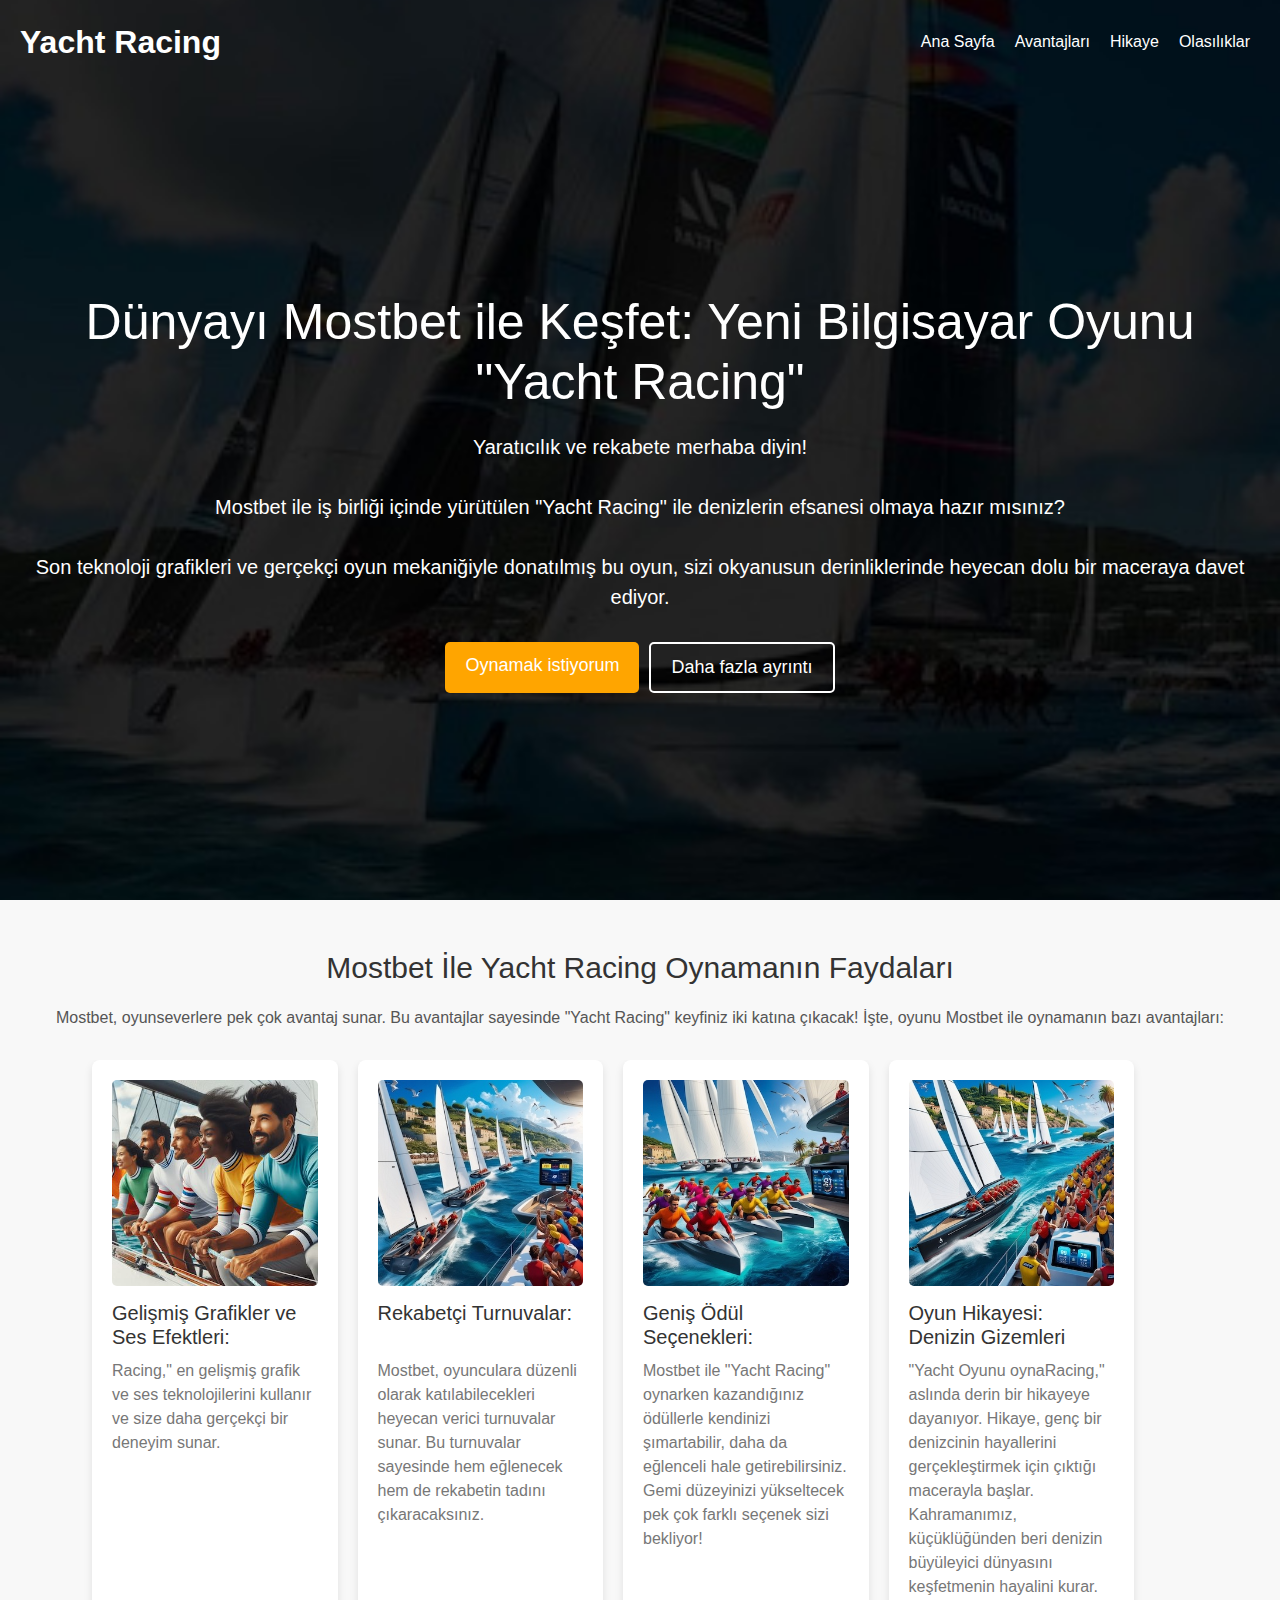
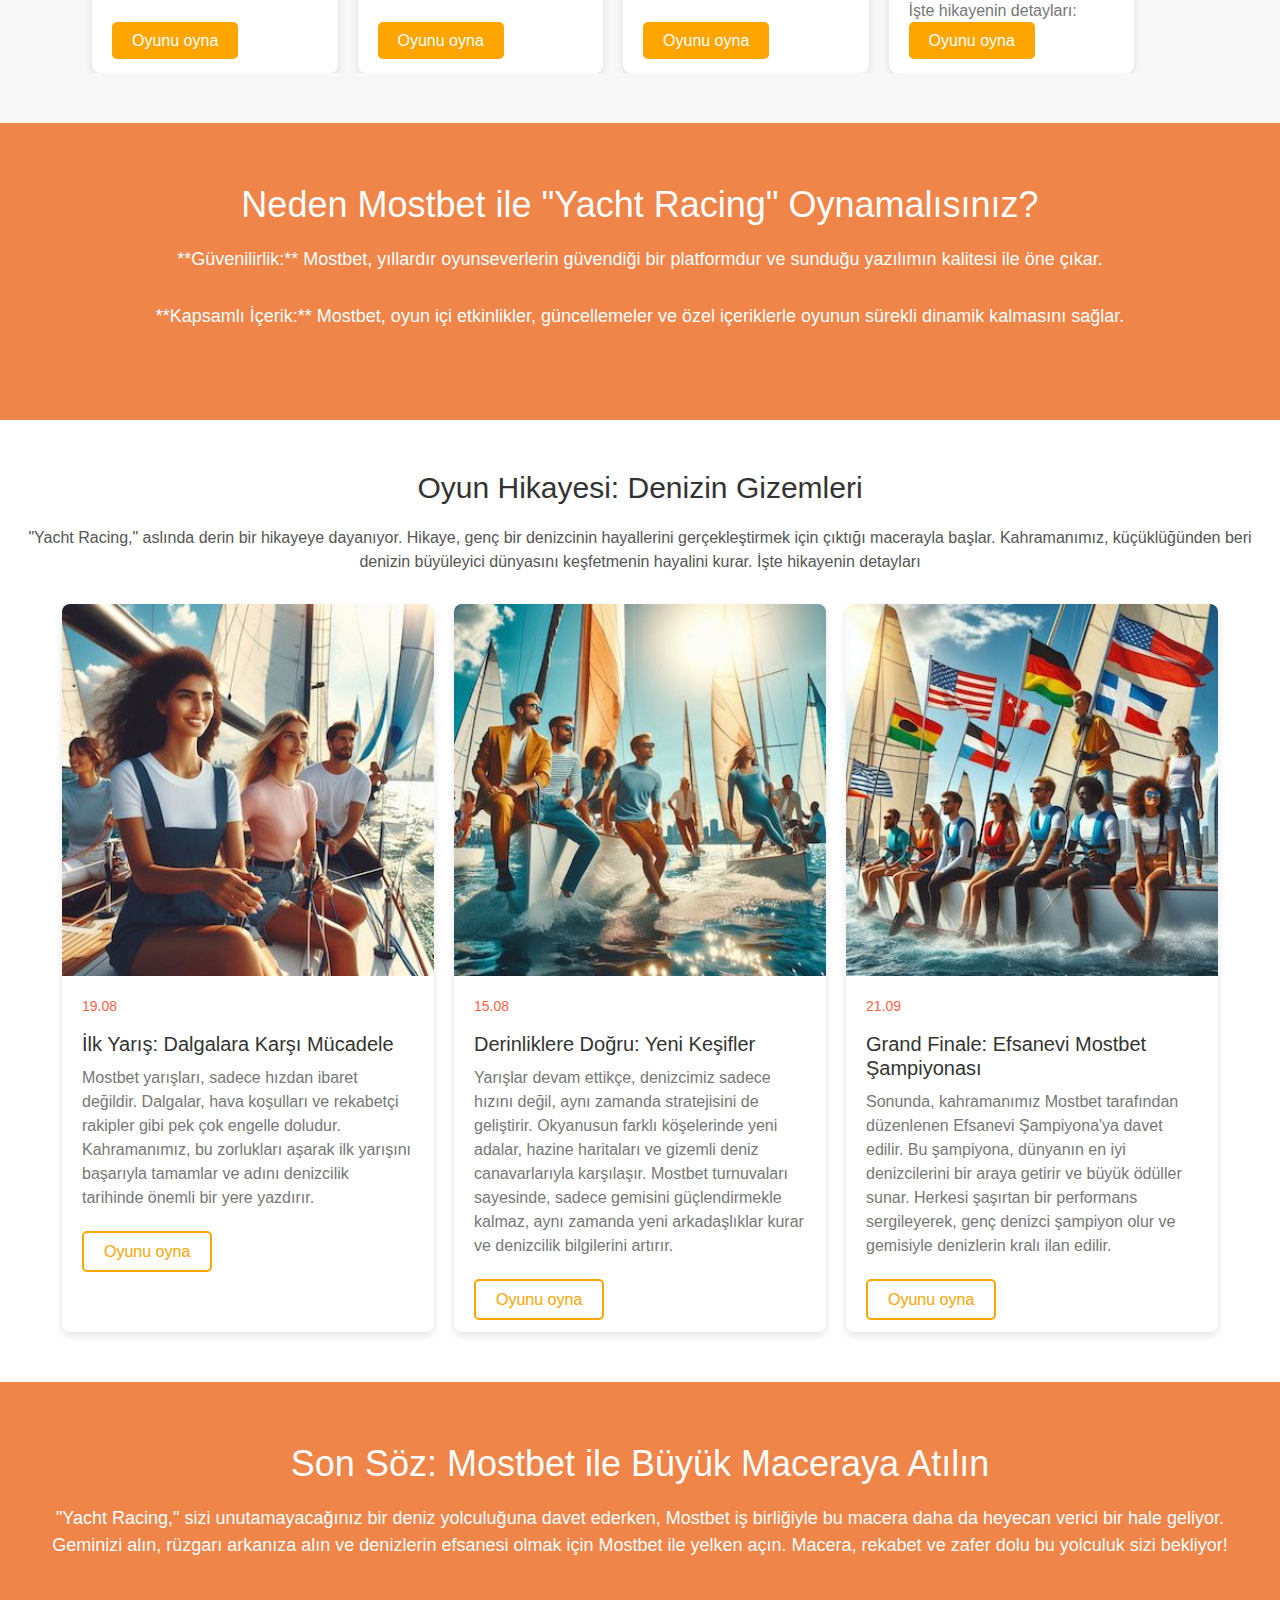
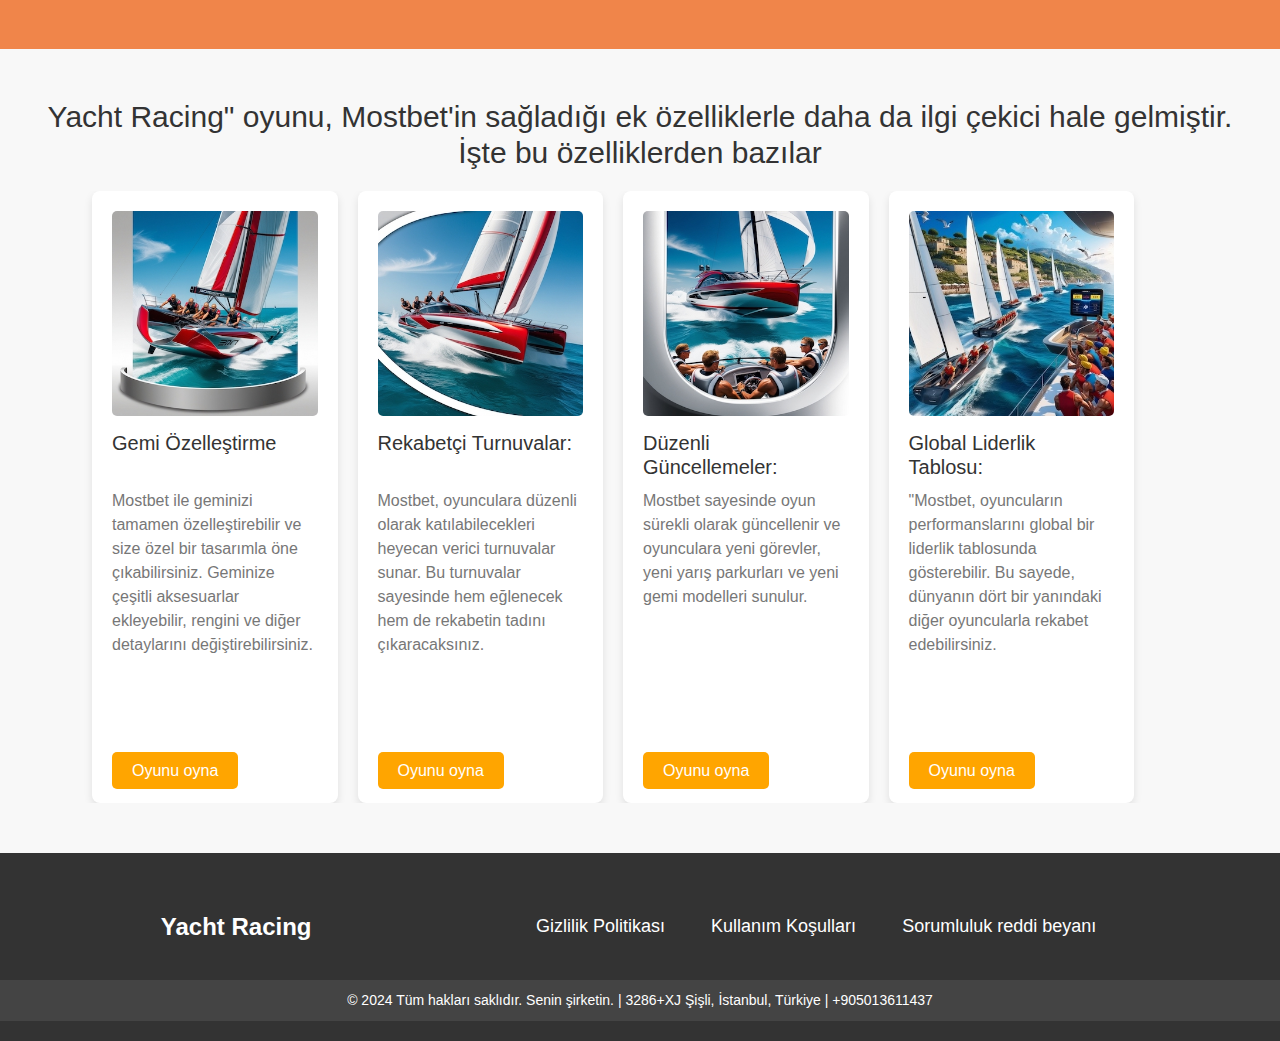
<file: index.html>
<!DOCTYPE html>
<html lang="tr">
<head>
    <meta charset="UTF-8">
    <meta name="viewport" content="width=device-width, initial-scale=1.0">
    <meta name="description"
          content="Mostbet ile keşfedin! Yacht Racing oyunu, gerçekçi grafikler ve heyecan verici yarışlar sunar. Turnuvalara katılın, geminizi özelleştirin ve denizlerdeki hakimiyetinizi ilan edin. Mostbet sponsorluğunda büyük ödüller sizi bekliyor! Maceraya atılmak için hemen indirin.">
    <title>Mostbet İle "Yacht Racing" Oyunu: Denizlerin Efsanesi Ol! </title>
    <link rel="apple-touch-icon" sizes="180x180" href="favicon/apple-touch-icon.png">
    <link rel="icon" type="image/png" sizes="32x32" href="favicon/favicon-32x32.png">
    <link rel="icon" type="image/png" sizes="16x16" href="favicon/favicon-16x16.png">
    <link rel="manifest" href="favicon/site.webmanifest">
    <meta name="msapplication-TileColor" content="#da532c">
    <meta name="theme-color" content="#ffffff">
    <link rel="stylesheet" href="css/bootstrap.min.css">
    <link rel="stylesheet" href="css/style.css">
</head>
<body>

<header class="landww-header">
    <nav class="landww-nav navbar navbar-expand-lg justify-content-between">
        <a href="index.html" class="landww-logo">
            <h1>Yacht Racing</h1>
        </a>
        <button class="navbar-toggler" type="button" data-toggle="collapse" data-target="#navbarSupportedContent"
                aria-controls="navbarSupportedContent" aria-expanded="false" aria-label="Toggle navigation">
            <span class="toggler-icon"></span>
            <span class="toggler-icon"></span>
            <span class="toggler-icon"></span>
        </button>

        <div class="collapse navbar-collapse sub-menu-bar" id="navbarSupportedContent">
            <ul id="nav" class="navbar-nav align-items-center nav-list menuSnowboardXY">
                <li><a href="index.html">Ana Sayfa</a></li>
                <li><a href="#1">Avantajları</a></li>
                <li><a href="#2">Hikaye</a></li>
                <li><a href="#3">Olasılıklar</a></li>
            </ul>
        </div>
    </nav>
    <div class="landww-hero">
        <h1>Dünyayı Mostbet ile Keşfet: Yeni Bilgisayar Oyunu "Yacht Racing"</h1>
        <p>Yaratıcılık ve rekabete merhaba diyin!</p>
        <p>Mostbet ile iş birliği içinde yürütülen "Yacht Racing" ile denizlerin efsanesi olmaya hazır mısınız?</p>
        <p>Son teknoloji grafikleri ve gerçekçi oyun mekaniğiyle donatılmış bu oyun, sizi okyanusun derinliklerinde
            heyecan dolu bir maceraya davet ediyor. </p>
        <div class="landww-hero-buttons">
            <a href="#" class="landww-btn-orange">Oynamak istiyorum</a>
            <a href="#"  class="landww-btn-outline">Daha fazla ayrıntı</a>
        </div>
    </div>
</header>

<section class="programs" id="1">
    <h2>Mostbet İle Yacht Racing Oynamanın Faydaları</h2>
    <p>Mostbet, oyunseverlere pek çok avantaj sunar. Bu avantajlar sayesinde "Yacht Racing" keyfiniz iki katına çıkacak!
        İşte, oyunu Mostbet ile oynamanın bazı avantajları:</p>
    <div class="carousel">
        <div class="carousel-track-container">
            <ul class="carousel-track">
                <li class="carousel-slide">
                    <img src="img/8.jpeg" alt="Program 1">
                    <h3>Gelişmiş Grafikler ve Ses Efektleri:</h3>
                    <p>Racing," en gelişmiş grafik ve ses teknolojilerini kullanır ve size daha gerçekçi bir deneyim
                        sunar.</p>
                    <a href="#">Oyunu oyna</a>
                </li>
                <li class="carousel-slide">
                    <img src="img/9.jpg" alt="Program 2">
                    <h3>Rekabetçi Turnuvalar:</h3>
                    <p>Mostbet, oyunculara düzenli olarak katılabilecekleri heyecan verici turnuvalar sunar. Bu
                        turnuvalar sayesinde hem eğlenecek hem de rekabetin tadını çıkaracaksınız.</p>
                    <a href="#">Oyunu oyna</a>
                </li>
                <li class="carousel-slide">
                    <img src="img/10.jpg" alt="Program 3">
                    <h3>Geniş Ödül Seçenekleri:</h3>
                    <p>Mostbet ile "Yacht Racing" oynarken kazandığınız ödüllerle kendinizi şımartabilir, daha da
                        eğlenceli hale getirebilirsiniz. Gemi düzeyinizi yükseltecek pek çok farklı seçenek sizi
                        bekliyor!</p>
                    <a href="#">Oyunu oyna</a>
                </li>
                <li class="carousel-slide">
                    <img src="img/11.jpg" alt="Program 4">
                    <h3>Oyun Hikayesi: Denizin Gizemleri</h3>
                    <p>"Yacht Oyunu oynaRacing," aslında derin bir hikayeye dayanıyor. Hikaye, genç bir denizcinin
                        hayallerini gerçekleştirmek için çıktığı macerayla başlar. Kahramanımız, küçüklüğünden beri
                        denizin büyüleyici dünyasını keşfetmenin hayalini kurar. İşte hikayenin detayları:</p>
                    <a href="#">Oyunu oyna</a>
                </li>
            </ul>
        </div>
    </div>
</section>

<section class="landww-donation">
    <h2>Neden Mostbet ile "Yacht Racing" Oynamalısınız?</h2>
    <p> **Güvenilirlik:** Mostbet, yıllardır oyunseverlerin güvendiği bir platformdur ve sunduğu yazılımın kalitesi ile
        öne çıkar.</p>
    <p> **Kapsamlı İçerik:** Mostbet, oyun içi etkinlikler, güncellemeler ve özel içeriklerle oyunun sürekli dinamik
        kalmasını sağlar.
    </p>

</section>


<section class="landww-news" id="2">
    <h2>Oyun Hikayesi: Denizin Gizemleri</h2>
    <p>"Yacht Racing," aslında derin bir hikayeye dayanıyor. Hikaye, genç bir denizcinin hayallerini gerçekleştirmek
        için çıktığı macerayla başlar. Kahramanımız, küçüklüğünden beri denizin büyüleyici dünyasını keşfetmenin
        hayalini kurar. İşte hikayenin detayları</p>
    <div class="landww-news-container">
        <div class="landww-news-item">
            <img src="img/2.jpeg" alt="Новость 1">
            <div class="landww-news-content">
                <date>19.08</date>
                <h3>İlk Yarış: Dalgalara Karşı Mücadele</h3>
                <p>Mostbet yarışları, sadece hızdan ibaret değildir. Dalgalar, hava koşulları ve rekabetçi rakipler gibi
                    pek çok engelle doludur. Kahramanımız, bu zorlukları aşarak ilk yarışını başarıyla tamamlar ve adını
                    denizcilik tarihinde önemli bir yere yazdırır.</p>
                <a href="#">Oyunu oyna</a>
            </div>
        </div>
        <div class="landww-news-item">
            <img src="img/3.jpeg" alt="Новость 2">
            <div class="landww-news-content">
                <date>15.08</date>
                <h3>Derinliklere Doğru: Yeni Keşifler</h3>
                <p>Yarışlar devam ettikçe, denizcimiz sadece hızını değil, aynı zamanda stratejisini de geliştirir.
                    Okyanusun farklı köşelerinde yeni adalar, hazine haritaları ve gizemli deniz canavarlarıyla
                    karşılaşır. Mostbet turnuvaları sayesinde, sadece gemisini güçlendirmekle kalmaz, aynı zamanda yeni
                    arkadaşlıklar kurar ve denizcilik bilgilerini artırır.</p>
                <a href="#">Oyunu oyna</a>
            </div>
        </div>
        <div class="landww-news-item">
            <img src="img/4.jpeg" alt="Новость 3">
            <div class="landww-news-content">
                <date>21.09</date>
                <h3>Grand Finale: Efsanevi Mostbet Şampiyonası</h3>
                <p>Sonunda, kahramanımız Mostbet tarafından düzenlenen Efsanevi Şampiyona'ya davet edilir. Bu şampiyona,
                    dünyanın en iyi denizcilerini bir araya getirir ve büyük ödüller sunar. Herkesi şaşırtan bir
                    performans sergileyerek, genç denizci şampiyon olur ve gemisiyle denizlerin kralı ilan edilir.</p>
                <a href="#">Oyunu oyna</a>
            </div>
        </div>
    </div>
</section>


<section class="landww-donation">
    <h2>Son Söz: Mostbet ile Büyük Maceraya Atılın</h2>
    <p> "Yacht Racing," sizi unutamayacağınız bir deniz yolculuğuna davet ederken, Mostbet iş birliğiyle bu macera daha
        da heyecan verici bir hale geliyor. Geminizi alın, rüzgarı arkanıza alın ve denizlerin efsanesi olmak için
        Mostbet ile yelken açın. Macera, rekabet ve zafer dolu bu yolculuk sizi bekliyor!
    </p>

</section>


<section class="programs" id="3">
    <h2>Yacht Racing" oyunu, Mostbet'in sağladığı ek özelliklerle daha da ilgi çekici hale gelmiştir. İşte bu
        özelliklerden bazılar</h2>

    <div class="carousel">
        <div class="carousel-track-container">
            <ul class="carousel-track">
                <li class="carousel-slide">
                    <img src="img/5.jpg" alt="Program 1">
                    <h3>Gemi Özelleştirme</h3>
                    <p>Mostbet ile geminizi tamamen özelleştirebilir ve size özel bir tasarımla öne çıkabilirsiniz.
                        Geminize çeşitli aksesuarlar ekleyebilir, rengini ve diğer detaylarını değiştirebilirsiniz.
                    </p>
                    <a href="#">Oyunu oyna</a>
                </li>
                <li class="carousel-slide">
                    <img src="img/6.jpg" alt="Program 2">
                    <h3>Rekabetçi Turnuvalar:</h3>
                    <p>Mostbet, oyunculara düzenli olarak katılabilecekleri heyecan verici turnuvalar sunar. Bu
                        turnuvalar sayesinde hem eğlenecek hem de rekabetin tadını çıkaracaksınız.</p>
                    <a href="#">Oyunu oyna</a>
                </li>
                <li class="carousel-slide">
                    <img src="img/7.jpg" alt="Program 3">
                    <h3>Düzenli Güncellemeler:</h3>
                    <p>Mostbet sayesinde oyun sürekli olarak güncellenir ve oyunculara yeni görevler, yeni yarış
                        parkurları ve yeni gemi modelleri sunulur.</p>
                    <a href="#">Oyunu oyna</a>
                </li>
                <li class="carousel-slide">
                    <img src="img/9.jpg" alt="Program 4">
                    <h3>Global Liderlik Tablosu:</h3>
                    <p>"Mostbet, oyuncuların performanslarını global bir liderlik tablosunda gösterebilir. Bu sayede,
                        dünyanın dört bir yanındaki diğer oyuncularla rekabet edebilirsiniz.</p>
                    <a href="#">Oyunu oyna</a>
                </li>
            </ul>
        </div>
    </div>
</section>

<footer class="landww-footer">
    <div class="landww-footer-content">
        <div class="landww-footer-logo">
            Yacht Racing
        </div>
        <ul class="landww-footer-nav">
            <li><a href="policy.html" class="text-white m-2">Gizlilik Politikası</a></li>
            <li><a href="terms.html" class="text-white m-2">Kullanım Koşulları</a></li>
            <li><a href="disclaimer.html" class="text-white m-2">Sorumluluk reddi beyanı</a></li>
        </ul>
        
    </div>
    <div class="landww-footer-bottom">
        <p>© 2024 Tüm hakları saklıdır. Senin şirketin. | 3286+XJ Şişli, İstanbul, Türkiye | +905013611437</p>
    </div>
</footer>
</body>
<script src="js/jquery-1.12.4.min.js"></script>
<script src="js/bootstrap.min.js"></script>
<script src="js/main.js"></script>
<script type="application/ld+json">
    {
        "@context": "https://schema.org",
        "@type": "Organization",
        "name": "Mostbet İle Yacht Racing Oyunu: Denizlerin Efsanesi Ol!",
        "url": "",
        "logo": "/favicon/favicon.ico"
    }
</script>
<script type="application/ld+json">
    {
        "@context": "https://schema.org",
        "@type": "WPHeader",
        "headline": "Bicycle Racing pin-up",
        "description": "Mostbet ile keşfedin! Yacht Racing oyunu, gerçekçi grafikler ve heyecan verici yarışlar sunar. Turnuvalara katılın, geminizi özelleştirin ve denizlerdeki hakimiyetinizi ilan edin. Mostbet sponsorluğunda büyük ödüller sizi bekliyor! Maceraya atılmak için hemen indirin.",
        "publisher": {
            "@type": "Organization",
            "name": "Mostbet İle Yacht Racing Oyunu: Denizlerin Efsanesi Ol!",
            "logo": {
                "@type": "ImageObject",
                "url": "/favicon/favicon.ico"
            }
        }
    }
</script>
<script type="application/ld+json">
    {
        "@context": "https://schema.org",
        "@type": "WebPage",
        "name": "Mostbet İle Yacht Racing Oyunu: Denizlerin Efsanesi Ol!",
        "description": "Mostbet ile keşfedin! Yacht Racing oyunu, gerçekçi grafikler ve heyecan verici yarışlar sunar. Turnuvalara katılın, geminizi özelleştirin ve denizlerdeki hakimiyetinizi ilan edin. Mostbet sponsorluğunda büyük ödüller sizi bekliyor! Maceraya atılmak için hemen indirin.",
        "publisher": {
            "@type": "Organization",
            "name": "Mostbet İle Yacht Racing Oyunu: Denizlerin Efsanesi Ol!"
        },
        "license": "A license document that applies to this content, typically indicated by URL"
    }
</script>
<script type="application/ld+json">
    {
        "@context": "https://schema.org",
        "@type": "SiteNavigationElement",
        "name": "Main Navigation",
        "url": "",
        "hasPart": [
            {
                "@type": "WebPage",
                "name": "Home",
                "url": ""
            },
            {
                "@type": "WebPage",
                "name": "Policy",
                "url": "/policy.html"
            },
            {
                "@type": "WebPage",
                "name": "Terms of Conditions",
                "url": "/terms.html"
            },
            {
                "@type": "WebPage",
                "name": "Disclaimer",
                "url": "/disclaimer.html"
            },
            {
                "@type": "WebPage",
                "name": "404",
                "url": "/404.html"
            },
            {
                "@type": "WebPage",
                "name": "review",
                "url": "/review.html"
            }
        ]
    }
</script>
</html>
</file>
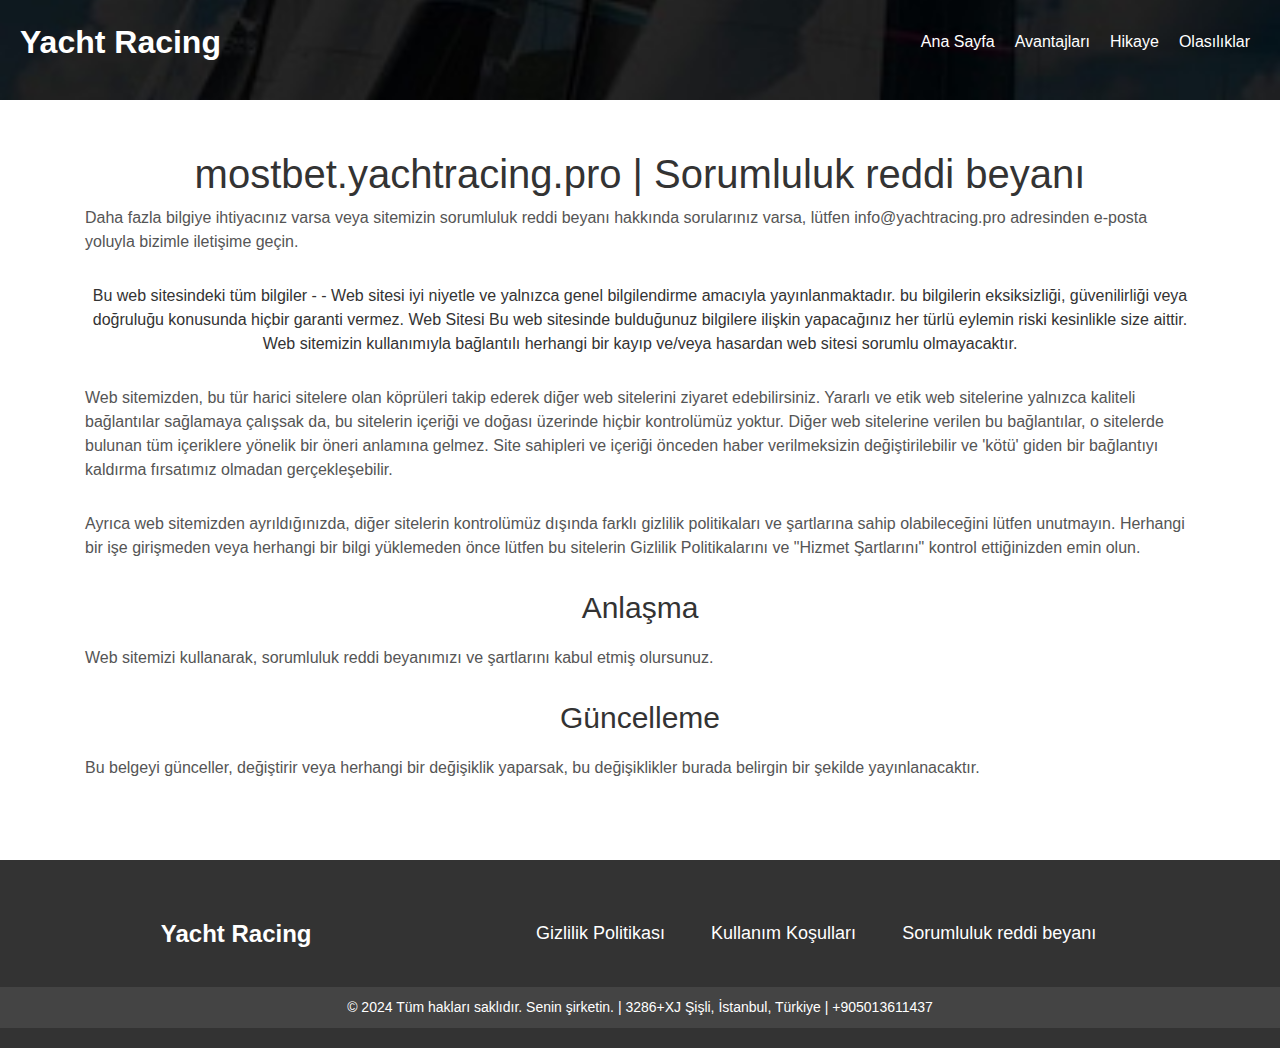
<file: disclaimer.html>
<!DOCTYPE html>
<html lang="tr">
<head>
    <meta charset="UTF-8">
    <meta name="viewport" content="width=device-width, initial-scale=1.0">
    <meta name="description"
          content="Mostbet ile keşfedin! Yacht Racing oyunu, gerçekçi grafikler ve heyecan verici yarışlar sunar. Turnuvalara katılın, geminizi özelleştirin ve denizlerdeki hakimiyetinizi ilan edin. Mostbet sponsorluğunda büyük ödüller sizi bekliyor! Maceraya atılmak için hemen indirin.">
    <title>Mostbet İle "Yacht Racing" Oyunu: Denizlerin Efsanesi Ol! </title>
    <link rel="apple-touch-icon" sizes="180x180" href="favicon/apple-touch-icon.png">
    <link rel="icon" type="image/png" sizes="32x32" href="favicon/favicon-32x32.png">
    <link rel="icon" type="image/png" sizes="16x16" href="favicon/favicon-16x16.png">
    <link rel="manifest" href="favicon/site.webmanifest">
    <meta name="msapplication-TileColor" content="#da532c">
    <meta name="theme-color" content="#ffffff">
    <link rel="stylesheet" href="css/bootstrap.min.css">
    <link rel="stylesheet" href="css/style.css">
</head>
<body>

<header class="landww-header h100">
    <nav class="landww-nav navbar navbar-expand-lg justify-content-between">
        <a href="index.html" class="landww-logo">
            <h1>Yacht Racing</h1>
        </a>
        <button class="navbar-toggler" type="button" data-toggle="collapse" data-target="#navbarSupportedContent"
                aria-controls="navbarSupportedContent" aria-expanded="false" aria-label="Toggle navigation">
            <span class="toggler-icon"></span>
            <span class="toggler-icon"></span>
            <span class="toggler-icon"></span>
        </button>

        <div class="collapse navbar-collapse sub-menu-bar" id="navbarSupportedContent">
            <ul id="nav" class="navbar-nav align-items-center nav-list menuSnowboardXY">
                <li><a href="index.html">Ana Sayfa</a></li>
                <li><a href="index.html#1">Avantajları</a></li>
                <li><a href="index.html#2">Hikaye</a></li>
                <li><a href="index.html#3">Olasılıklar</a></li>
            </ul>
        </div>
    </nav>
    <div class="landww-hero">

    </div>
</header>

<section class="landww-news policy">
    <div class="container">
        <h1>mostbet.yachtracing.pro | Sorumluluk reddi beyanı</h1>
        <p>Daha fazla bilgiye ihtiyacınız varsa veya sitemizin sorumluluk reddi beyanı hakkında sorularınız varsa,
            lütfen info@yachtracing.pro adresinden e-posta yoluyla bizimle iletişime geçin.</p>
        Bu web sitesindeki tüm bilgiler - - Web sitesi iyi niyetle ve yalnızca genel bilgilendirme amacıyla
        yayınlanmaktadır. bu bilgilerin eksiksizliği, güvenilirliği veya doğruluğu konusunda hiçbir garanti vermez. Web
        Sitesi Bu web sitesinde bulduğunuz bilgilere ilişkin yapacağınız her türlü eylemin riski kesinlikle size aittir.
        Web sitemizin kullanımıyla bağlantılı herhangi bir kayıp ve/veya hasardan web sitesi sorumlu olmayacaktır.</p>
        <p> Web sitemizden, bu tür harici sitelere olan köprüleri takip ederek diğer web sitelerini ziyaret edebilirsiniz.
            Yararlı ve etik web sitelerine yalnızca kaliteli bağlantılar sağlamaya çalışsak da, bu sitelerin içeriği ve
            doğası üzerinde hiçbir kontrolümüz yoktur. Diğer web sitelerine verilen bu bağlantılar, o sitelerde bulunan tüm
            içeriklere yönelik bir öneri anlamına gelmez. Site sahipleri ve içeriği önceden haber verilmeksizin
            değiştirilebilir ve 'kötü' giden bir bağlantıyı kaldırma fırsatımız olmadan gerçekleşebilir.</p>
        <p>Ayrıca web sitemizden ayrıldığınızda, diğer sitelerin kontrolümüz dışında farklı gizlilik politikaları ve
            şartlarına sahip olabileceğini lütfen unutmayın. Herhangi bir işe girişmeden veya herhangi bir bilgi yüklemeden
            önce lütfen bu sitelerin Gizlilik Politikalarını ve "Hizmet Şartlarını" kontrol ettiğinizden emin olun.</p>
        <h2>Anlaşma</h2>
        <p>
            Web sitemizi kullanarak, sorumluluk reddi beyanımızı ve şartlarını kabul etmiş olursunuz.</p>
        <h2>Güncelleme</h2>
        <p>
            Bu belgeyi günceller, değiştirir veya herhangi bir değişiklik yaparsak, bu değişiklikler burada belirgin bir
            şekilde yayınlanacaktır.</p>
    </div>
</section>

<footer class="landww-footer">
    <div class="landww-footer-content">
        <div class="landww-footer-logo">
            Yacht Racing
        </div>
        <ul class="landww-footer-nav">
            <li><a href="policy.html" class="text-white m-2">Gizlilik Politikası</a></li>
            <li><a href="terms.html" class="text-white m-2">Kullanım Koşulları</a></li>
            <li><a href="disclaimer.html" class="text-white m-2">Sorumluluk reddi beyanı</a></li>
        </ul>
        
    </div>
    <div class="landww-footer-bottom">
        <p>© 2024 Tüm hakları saklıdır. Senin şirketin. | 3286+XJ Şişli, İstanbul, Türkiye | +905013611437</p>
    </div>
</footer>
</body>
<script src="js/jquery-1.12.4.min.js"></script>
<script src="js/bootstrap.min.js"></script>
<script src="js/main.js"></script>
<script type="application/ld+json">
    {
        "@context": "https://schema.org",
        "@type": "Organization",
        "name": "Mostbet İle Yacht Racing Oyunu: Denizlerin Efsanesi Ol!",
        "url": "",
        "logo": "/favicon/favicon.ico"
    }
</script>
<script type="application/ld+json">
    {
        "@context": "https://schema.org",
        "@type": "WPHeader",
        "headline": "Bicycle Racing pin-up",
        "description": "Mostbet ile keşfedin! Yacht Racing oyunu, gerçekçi grafikler ve heyecan verici yarışlar sunar. Turnuvalara katılın, geminizi özelleştirin ve denizlerdeki hakimiyetinizi ilan edin. Mostbet sponsorluğunda büyük ödüller sizi bekliyor! Maceraya atılmak için hemen indirin.",
        "publisher": {
            "@type": "Organization",
            "name": "Mostbet İle Yacht Racing Oyunu: Denizlerin Efsanesi Ol!",
            "logo": {
                "@type": "ImageObject",
                "url": "/favicon/favicon.ico"
            }
        }
    }
</script>
<script type="application/ld+json">
    {
        "@context": "https://schema.org",
        "@type": "WebPage",
        "name": "Mostbet İle Yacht Racing Oyunu: Denizlerin Efsanesi Ol!",
        "description": "Mostbet ile keşfedin! Yacht Racing oyunu, gerçekçi grafikler ve heyecan verici yarışlar sunar. Turnuvalara katılın, geminizi özelleştirin ve denizlerdeki hakimiyetinizi ilan edin. Mostbet sponsorluğunda büyük ödüller sizi bekliyor! Maceraya atılmak için hemen indirin.",
        "publisher": {
            "@type": "Organization",
            "name": "Mostbet İle Yacht Racing Oyunu: Denizlerin Efsanesi Ol!"
        },
        "license": "A license document that applies to this content, typically indicated by URL"
    }
</script>
<script type="application/ld+json">
    {
        "@context": "https://schema.org",
        "@type": "SiteNavigationElement",
        "name": "Main Navigation",
        "url": "",
        "hasPart": [
            {
                "@type": "WebPage",
                "name": "Home",
                "url": ""
            },
            {
                "@type": "WebPage",
                "name": "Policy",
                "url": "/policy.html"
            },
            {
                "@type": "WebPage",
                "name": "Terms of Conditions",
                "url": "/terms.html"
            },
            {
                "@type": "WebPage",
                "name": "Disclaimer",
                "url": "/disclaimer.html"
            },
            {
                "@type": "WebPage",
                "name": "404",
                "url": "/404.html"
            },
            {
                "@type": "WebPage",
                "name": "review",
                "url": "/review.html"
            }
        ]
    }
</script>
</html>
</file>
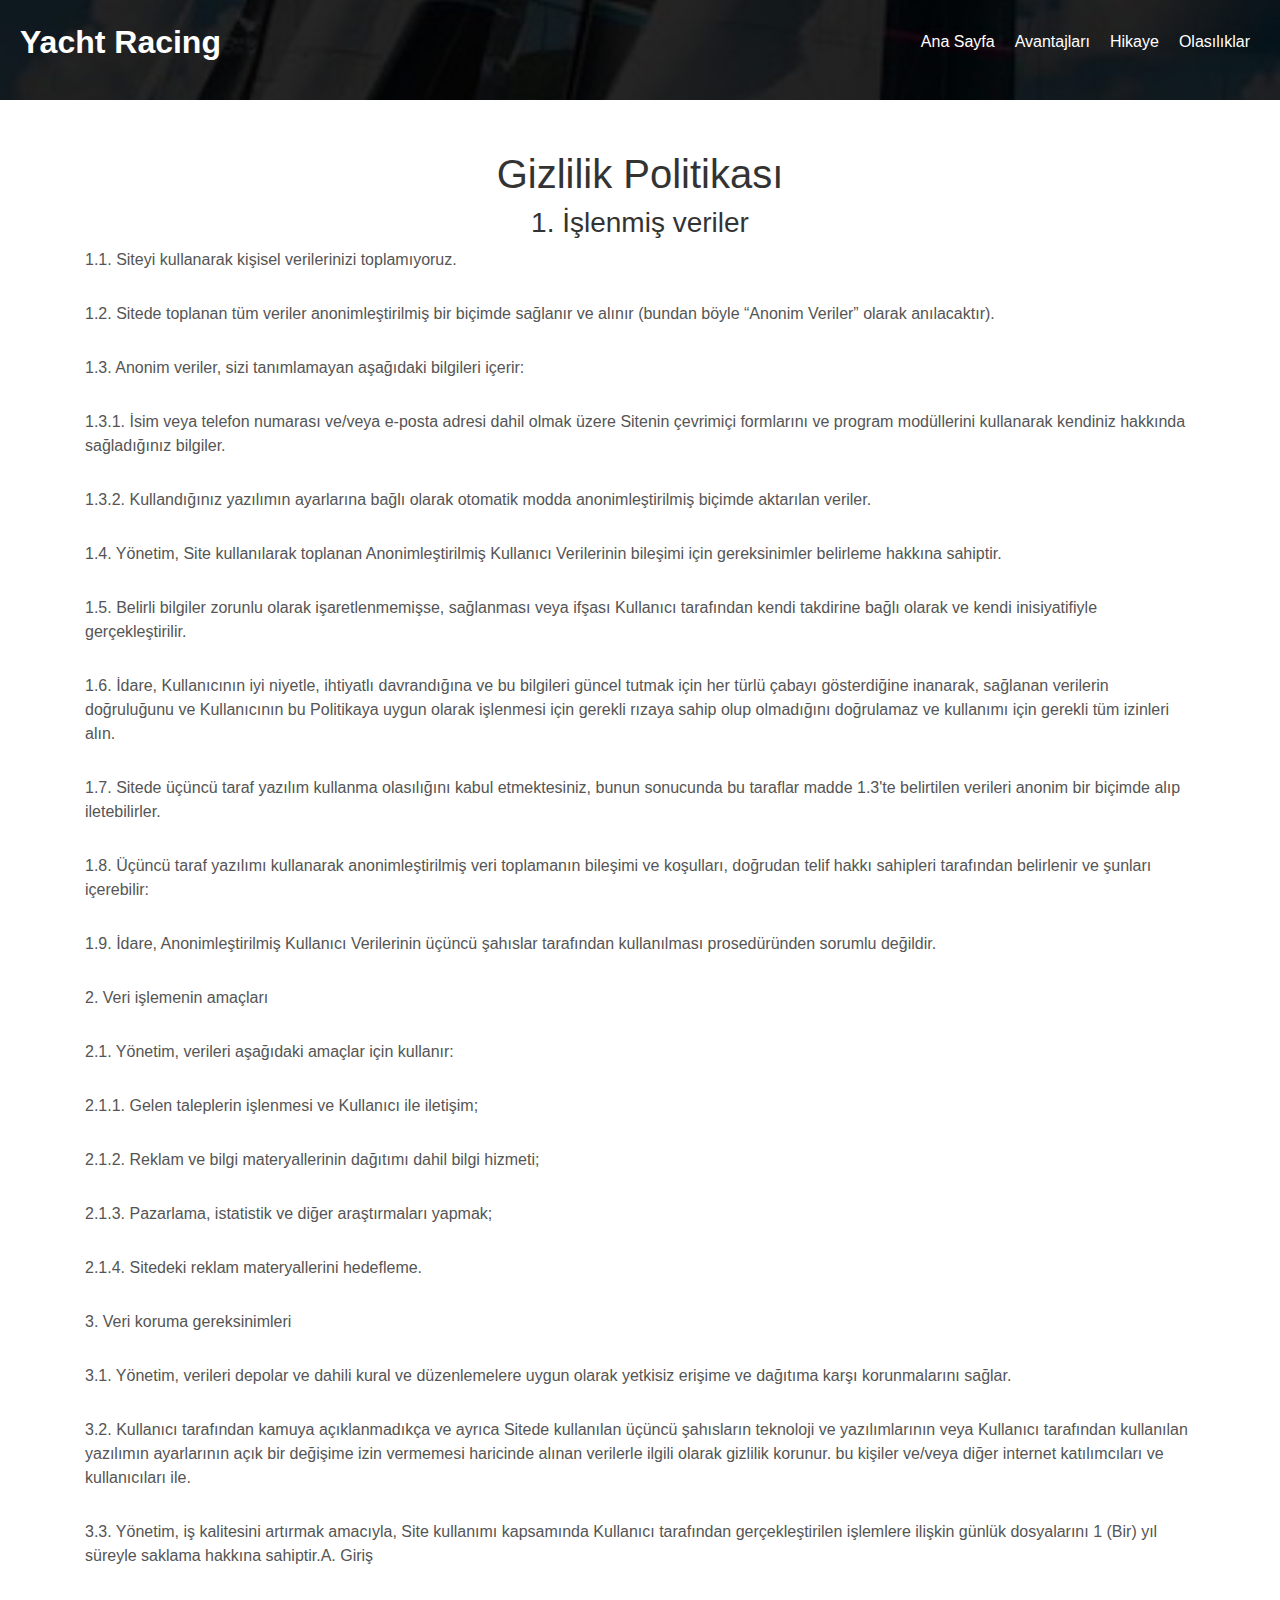
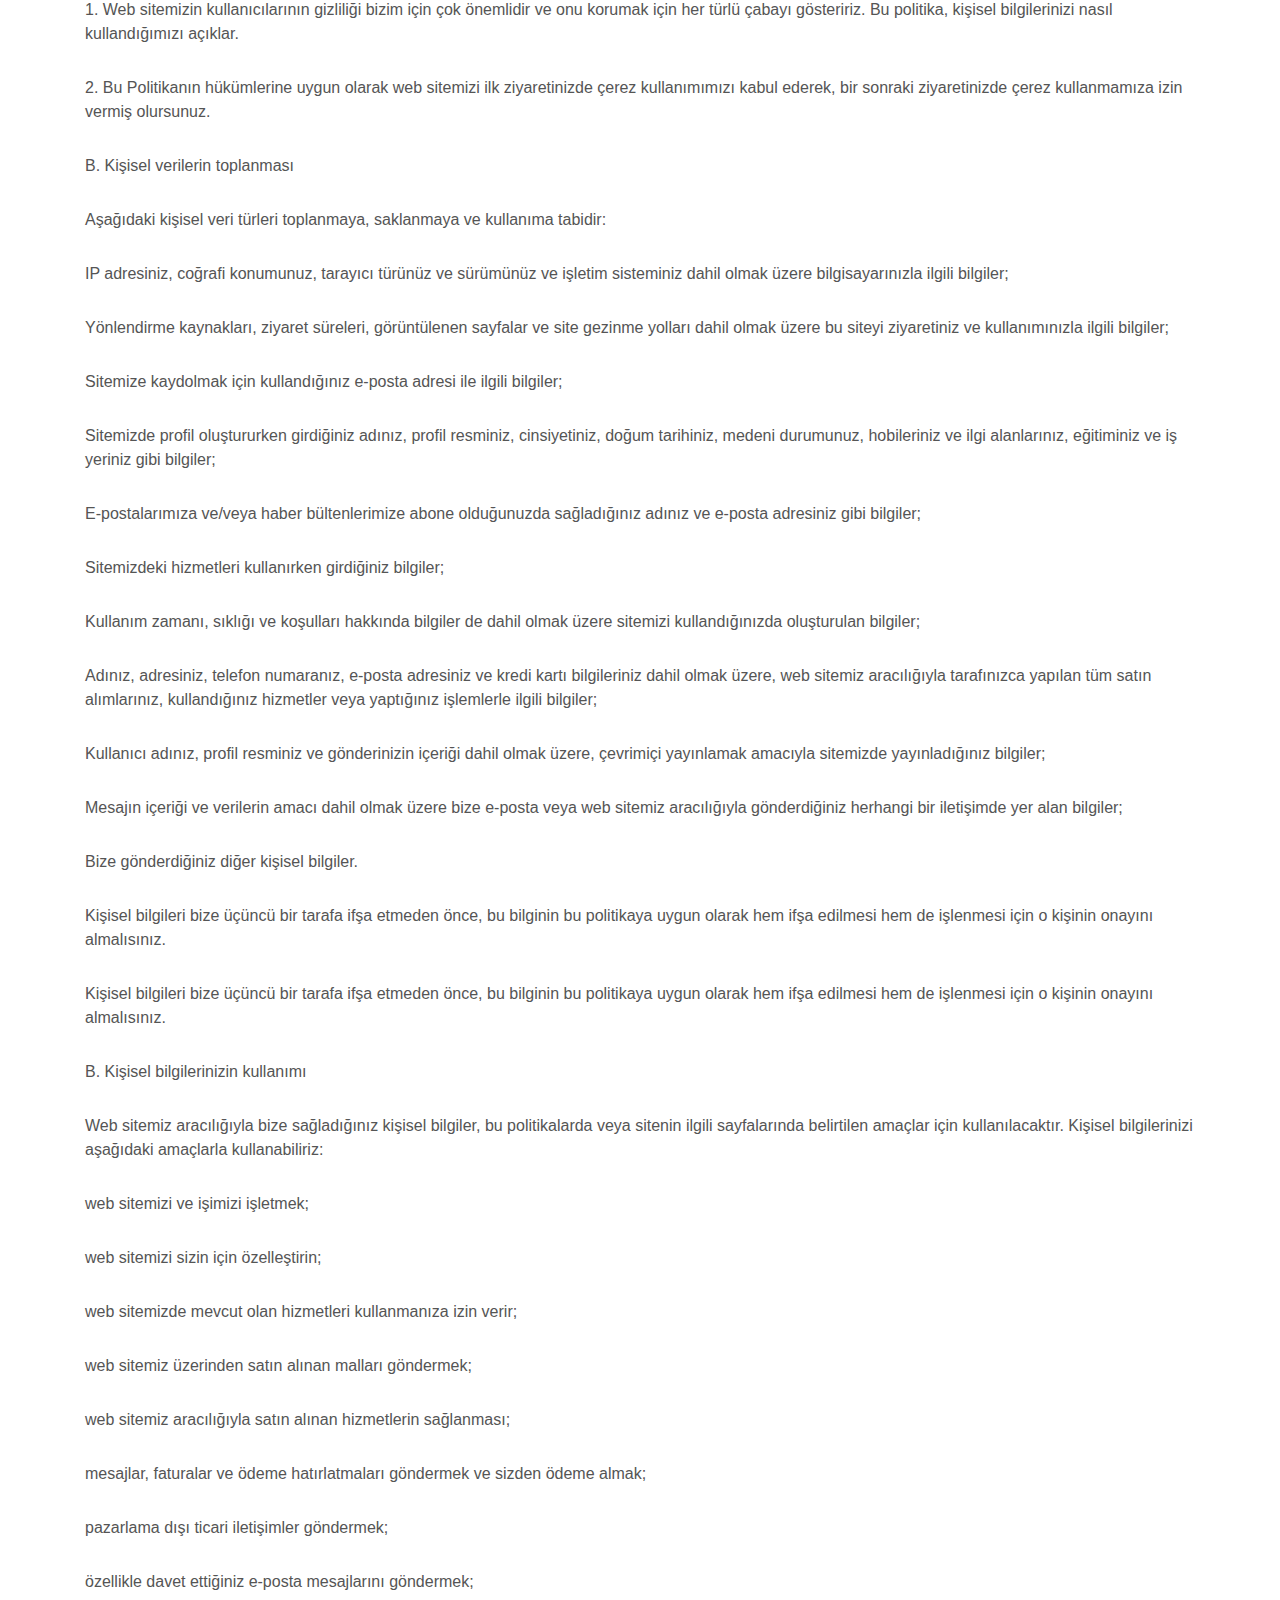
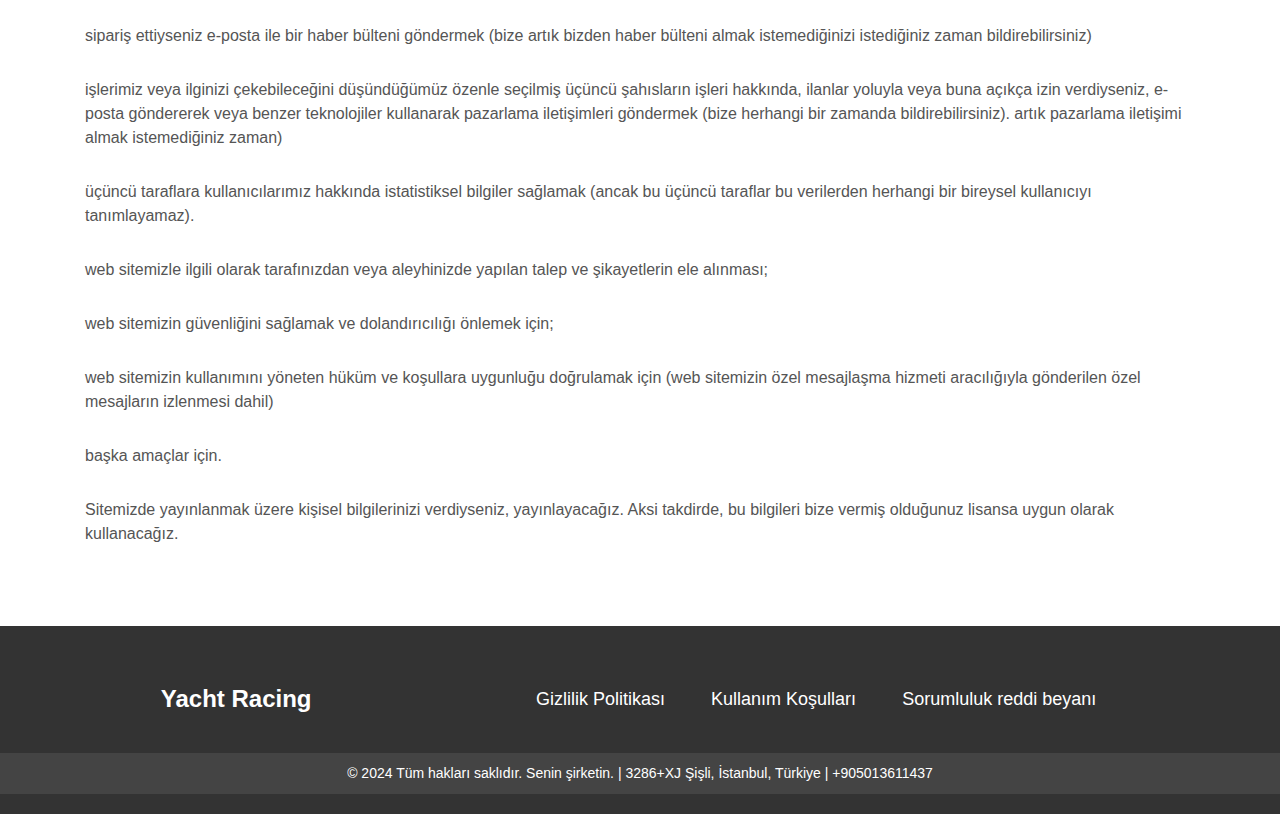
<file: policy.html>
<!DOCTYPE html>
<html lang="tr">
<head>
    <meta charset="UTF-8">
    <meta name="viewport" content="width=device-width, initial-scale=1.0">
    <meta name="description"
          content="Mostbet ile keşfedin! Yacht Racing oyunu, gerçekçi grafikler ve heyecan verici yarışlar sunar. Turnuvalara katılın, geminizi özelleştirin ve denizlerdeki hakimiyetinizi ilan edin. Mostbet sponsorluğunda büyük ödüller sizi bekliyor! Maceraya atılmak için hemen indirin.">
    <title>Mostbet İle "Yacht Racing" Oyunu: Denizlerin Efsanesi Ol! </title>
    <link rel="apple-touch-icon" sizes="180x180" href="favicon/apple-touch-icon.png">
    <link rel="icon" type="image/png" sizes="32x32" href="favicon/favicon-32x32.png">
    <link rel="icon" type="image/png" sizes="16x16" href="favicon/favicon-16x16.png">
    <link rel="manifest" href="favicon/site.webmanifest">
    <meta name="msapplication-TileColor" content="#da532c">
    <meta name="theme-color" content="#ffffff">
    <link rel="stylesheet" href="css/bootstrap.min.css">
    <link rel="stylesheet" href="css/style.css">
</head>
<body>

<header class="landww-header h100">
    <nav class="landww-nav navbar navbar-expand-lg justify-content-between">
        <a href="index.html" class="landww-logo">
            <h1>Yacht Racing</h1>
        </a>
        <button class="navbar-toggler" type="button" data-toggle="collapse" data-target="#navbarSupportedContent"
                aria-controls="navbarSupportedContent" aria-expanded="false" aria-label="Toggle navigation">
            <span class="toggler-icon"></span>
            <span class="toggler-icon"></span>
            <span class="toggler-icon"></span>
        </button>

        <div class="collapse navbar-collapse sub-menu-bar" id="navbarSupportedContent">
            <ul id="nav" class="navbar-nav align-items-center nav-list menuSnowboardXY">
                <li><a href="index.html">Ana Sayfa</a></li>
                <li><a href="index.html#1">Avantajları</a></li>
                <li><a href="index.html#2">Hikaye</a></li>
                <li><a href="index.html#3">Olasılıklar</a></li>
            </ul>
        </div>
    </nav>
    <div class="landww-hero">

    </div>
</header>

<section class="landww-news policy">
    <div class="container">
        <h1>Gizlilik Politikası</h1>
        <h3>1. İşlenmiş veriler</h3>
        <p>1.1. Siteyi kullanarak kişisel verilerinizi toplamıyoruz.</p>
        <p>1.2. Sitede toplanan tüm veriler
            anonimleştirilmiş bir biçimde sağlanır ve alınır (bundan böyle “Anonim Veriler” olarak anılacaktır).</p>
        <p>1.3. Anonim veriler, sizi tanımlamayan aşağıdaki bilgileri içerir:
        <p>
        <p>1.3.1. İsim veya telefon numarası
            ve/veya e-posta adresi dahil olmak üzere Sitenin çevrimiçi formlarını ve program modüllerini kullanarak
            kendiniz hakkında sağladığınız bilgiler.</p>
        <p>1.3.2. Kullandığınız yazılımın ayarlarına bağlı olarak
            otomatik modda anonimleştirilmiş biçimde aktarılan veriler.</p>
        <p>1.4. Yönetim, Site kullanılarak toplanan
            Anonimleştirilmiş Kullanıcı Verilerinin bileşimi için gereksinimler belirleme hakkına sahiptir.</p>
        <p>1.5.
            Belirli bilgiler zorunlu olarak işaretlenmemişse, sağlanması veya ifşası Kullanıcı tarafından kendi
            takdirine bağlı olarak ve kendi inisiyatifiyle gerçekleştirilir.</p>
        <p>1.6. İdare, Kullanıcının iyi
            niyetle, ihtiyatlı davrandığına ve bu bilgileri güncel tutmak için her türlü çabayı gösterdiğine
            inanarak,
            sağlanan verilerin doğruluğunu ve Kullanıcının bu Politikaya uygun olarak işlenmesi için gerekli rızaya
            sahip olup olmadığını doğrulamaz ve kullanımı için gerekli tüm izinleri alın.</p>
        <p>1.7. Sitede üçüncü
            taraf yazılım kullanma olasılığını kabul etmektesiniz, bunun sonucunda bu taraflar madde 1.3'te
            belirtilen
            verileri anonim bir biçimde alıp iletebilirler.</p>
        <p>1.8. Üçüncü taraf yazılımı kullanarak
            anonimleştirilmiş veri toplamanın bileşimi ve koşulları, doğrudan telif hakkı sahipleri tarafından
            belirlenir ve şunları içerebilir:
        <p>
        <p>1.9. İdare, Anonimleştirilmiş Kullanıcı Verilerinin üçüncü şahıslar
            tarafından kullanılması prosedüründen sorumlu değildir.</p>
        <p>2. Veri işlemenin amaçları
        <p>2.1. Yönetim,
            verileri aşağıdaki amaçlar için kullanır:
        <p>
        <p>2.1.1. Gelen taleplerin işlenmesi ve Kullanıcı ile
            iletişim;
        <p>
        <p>2.1.2. Reklam ve bilgi materyallerinin dağıtımı dahil bilgi hizmeti;
        <p>
        <p>2.1.3.
            Pazarlama, istatistik ve diğer araştırmaları yapmak;
        <p>
        <p>2.1.4. Sitedeki reklam materyallerini hedefleme.</p>
        <p>3.
            Veri koruma gereksinimleri
        <p>3.1. Yönetim, verileri depolar ve dahili kural ve düzenlemelere uygun olarak
            yetkisiz erişime ve dağıtıma karşı korunmalarını sağlar.</p>
        <p>3.2. Kullanıcı tarafından kamuya
            açıklanmadıkça ve ayrıca Sitede kullanılan üçüncü şahısların teknoloji ve yazılımlarının veya Kullanıcı
            tarafından kullanılan yazılımın ayarlarının açık bir değişime izin vermemesi haricinde alınan verilerle
            ilgili olarak gizlilik korunur. bu kişiler ve/veya diğer internet katılımcıları ve kullanıcıları
            ile.</p>
        <p>3.3. Yönetim, iş kalitesini artırmak amacıyla, Site kullanımı kapsamında Kullanıcı tarafından
            gerçekleştirilen işlemlere ilişkin günlük dosyalarını 1 (Bir) yıl süreyle saklama hakkına sahiptir.A.
            Giriş
        <p>
        <p>1. Web sitemizin kullanıcılarının gizliliği bizim için çok önemlidir ve onu korumak için her
            türlü çabayı gösteririz. Bu politika, kişisel bilgilerinizi nasıl kullandığımızı açıklar.</p>
        <p>2. Bu
            Politikanın hükümlerine uygun olarak web sitemizi ilk ziyaretinizde çerez kullanımımızı kabul ederek,
            bir
            sonraki ziyaretinizde çerez kullanmamıza izin vermiş olursunuz.</p>
        <p>B. Kişisel verilerin
            toplanması
        <p>
        <p>Aşağıdaki kişisel veri türleri toplanmaya, saklanmaya ve kullanıma tabidir:
        <p>
        <p>IP
            adresiniz, coğrafi konumunuz, tarayıcı türünüz ve sürümünüz ve işletim sisteminiz dahil olmak üzere
            bilgisayarınızla ilgili bilgiler;
        <p>
        <p>Yönlendirme kaynakları, ziyaret süreleri, görüntülenen sayfalar ve
            site gezinme yolları dahil olmak üzere bu siteyi ziyaretiniz ve kullanımınızla ilgili bilgiler;
        <p>
        <p>Sitemize
            kaydolmak için kullandığınız e-posta adresi ile ilgili bilgiler;
        <p>
        <p>Sitemizde profil oluştururken
            girdiğiniz adınız, profil resminiz, cinsiyetiniz, doğum tarihiniz, medeni durumunuz, hobileriniz ve ilgi
            alanlarınız, eğitiminiz ve iş yeriniz gibi bilgiler;
        <p>
        <p>E-postalarımıza ve/veya haber bültenlerimize
            abone olduğunuzda sağladığınız adınız ve e-posta adresiniz gibi bilgiler;
        <p>
        <p>Sitemizdeki hizmetleri
            kullanırken girdiğiniz bilgiler;
        <p>
        <p>Kullanım zamanı, sıklığı ve koşulları hakkında bilgiler de dahil
            olmak üzere sitemizi kullandığınızda oluşturulan bilgiler;
        <p>
        <p>Adınız, adresiniz, telefon numaranız,
            e-posta adresiniz ve kredi kartı bilgileriniz dahil olmak üzere, web sitemiz aracılığıyla tarafınızca
            yapılan tüm satın alımlarınız, kullandığınız hizmetler veya yaptığınız işlemlerle ilgili bilgiler;
        <p>
        <p>Kullanıcı
            adınız, profil resminiz ve gönderinizin içeriği dahil olmak üzere, çevrimiçi yayınlamak amacıyla
            sitemizde
            yayınladığınız bilgiler;
        <p>
        <p>Mesajın içeriği ve verilerin amacı dahil olmak üzere bize e-posta veya web
            sitemiz aracılığıyla gönderdiğiniz herhangi bir iletişimde yer alan bilgiler;
        <p>
        <p>Bize gönderdiğiniz
            diğer kişisel bilgiler.</p>
        <p>Kişisel bilgileri bize üçüncü bir tarafa ifşa etmeden önce, bu bilginin bu
            politikaya uygun olarak hem ifşa edilmesi hem de işlenmesi için o kişinin onayını almalısınız.</p>
        <p>Kişisel
            bilgileri bize üçüncü bir tarafa ifşa etmeden önce, bu bilginin bu politikaya uygun olarak hem ifşa
            edilmesi
            hem de işlenmesi için o kişinin onayını almalısınız.</p>
        <p>B. Kişisel bilgilerinizin kullanımı
        <p>
        <p>Web
            sitemiz aracılığıyla bize sağladığınız kişisel bilgiler, bu politikalarda veya sitenin ilgili
            sayfalarında
            belirtilen amaçlar için kullanılacaktır. Kişisel bilgilerinizi aşağıdaki amaçlarla kullanabiliriz:
        <p>
        <p>web
            sitemizi ve işimizi işletmek;
        <p>
        <p>web sitemizi sizin için özelleştirin;
        <p>
        <p>web sitemizde mevcut olan
            hizmetleri kullanmanıza izin verir;
        <p>
        <p>web sitemiz üzerinden satın alınan malları göndermek;
        <p>
        <p>web
            sitemiz aracılığıyla satın alınan hizmetlerin sağlanması;
        <p>
        <p>mesajlar, faturalar ve ödeme hatırlatmaları
            göndermek ve sizden ödeme almak;
        <p>
        <p>pazarlama dışı ticari iletişimler göndermek;
        <p>
        <p>özellikle davet
            ettiğiniz e-posta mesajlarını göndermek;
        <p>
        <p>sipariş ettiyseniz e-posta ile bir haber bülteni göndermek
            (bize artık bizden haber bülteni almak istemediğinizi istediğiniz zaman bildirebilirsiniz)
        <p>
        <p>işlerimiz
            veya ilginizi çekebileceğini düşündüğümüz özenle seçilmiş üçüncü şahısların işleri hakkında, ilanlar
            yoluyla
            veya buna açıkça izin verdiyseniz, e-posta göndererek veya benzer teknolojiler kullanarak pazarlama
            iletişimleri göndermek (bize herhangi bir zamanda bildirebilirsiniz). artık pazarlama iletişimi almak
            istemediğiniz zaman)
        <p>
        <p>üçüncü taraflara kullanıcılarımız hakkında istatistiksel bilgiler sağlamak
            (ancak bu üçüncü taraflar bu verilerden herhangi bir bireysel kullanıcıyı tanımlayamaz).</p>
        <p>web
            sitemizle ilgili olarak tarafınızdan veya aleyhinizde yapılan talep ve şikayetlerin ele alınması;
        <p>
        <p>web
            sitemizin güvenliğini sağlamak ve dolandırıcılığı önlemek için;
        <p>
        <p>web sitemizin kullanımını yöneten
            hüküm ve koşullara uygunluğu doğrulamak için (web sitemizin özel mesajlaşma hizmeti aracılığıyla
            gönderilen
            özel mesajların izlenmesi dahil)
        <p>
        <p>başka amaçlar için.</p>
        <p>Sitemizde yayınlanmak üzere kişisel
            bilgilerinizi verdiyseniz, yayınlayacağız. Aksi takdirde, bu bilgileri bize vermiş olduğunuz lisansa
            uygun
            olarak kullanacağız.</p>
    </div>
</section>

<footer class="landww-footer">
    <div class="landww-footer-content">
        <div class="landww-footer-logo">
            Yacht Racing
        </div>
        <ul class="landww-footer-nav">
            <li><a href="policy.html" class="text-white m-2">Gizlilik Politikası</a></li>
            <li><a href="terms.html" class="text-white m-2">Kullanım Koşulları</a></li>
            <li><a href="disclaimer.html" class="text-white m-2">Sorumluluk reddi beyanı</a></li>
        </ul>
        
    </div>
    <div class="landww-footer-bottom">
        <p>© 2024 Tüm hakları saklıdır. Senin şirketin. | 3286+XJ Şişli, İstanbul, Türkiye | +905013611437</p>
    </div>
</footer>
</body>
<script src="js/jquery-1.12.4.min.js"></script>
<script src="js/bootstrap.min.js"></script>
<script src="js/main.js"></script>
<script type="application/ld+json">
    {
        "@context": "https://schema.org",
        "@type": "Organization",
        "name": "Mostbet İle Yacht Racing Oyunu: Denizlerin Efsanesi Ol!",
        "url": "",
        "logo": "/favicon/favicon.ico"
    }
</script>
<script type="application/ld+json">
    {
        "@context": "https://schema.org",
        "@type": "WPHeader",
        "headline": "Bicycle Racing pin-up",
        "description": "Mostbet ile keşfedin! Yacht Racing oyunu, gerçekçi grafikler ve heyecan verici yarışlar sunar. Turnuvalara katılın, geminizi özelleştirin ve denizlerdeki hakimiyetinizi ilan edin. Mostbet sponsorluğunda büyük ödüller sizi bekliyor! Maceraya atılmak için hemen indirin.",
        "publisher": {
            "@type": "Organization",
            "name": "Mostbet İle Yacht Racing Oyunu: Denizlerin Efsanesi Ol!",
            "logo": {
                "@type": "ImageObject",
                "url": "/favicon/favicon.ico"
            }
        }
    }
</script>
<script type="application/ld+json">
    {
        "@context": "https://schema.org",
        "@type": "WebPage",
        "name": "Mostbet İle Yacht Racing Oyunu: Denizlerin Efsanesi Ol!",
        "description": "Mostbet ile keşfedin! Yacht Racing oyunu, gerçekçi grafikler ve heyecan verici yarışlar sunar. Turnuvalara katılın, geminizi özelleştirin ve denizlerdeki hakimiyetinizi ilan edin. Mostbet sponsorluğunda büyük ödüller sizi bekliyor! Maceraya atılmak için hemen indirin.",
        "publisher": {
            "@type": "Organization",
            "name": "Mostbet İle Yacht Racing Oyunu: Denizlerin Efsanesi Ol!"
        },
        "license": "A license document that applies to this content, typically indicated by URL"
    }
</script>
<script type="application/ld+json">
    {
        "@context": "https://schema.org",
        "@type": "SiteNavigationElement",
        "name": "Main Navigation",
        "url": "",
        "hasPart": [
            {
                "@type": "WebPage",
                "name": "Home",
                "url": ""
            },
            {
                "@type": "WebPage",
                "name": "Policy",
                "url": "/policy.html"
            },
            {
                "@type": "WebPage",
                "name": "Terms of Conditions",
                "url": "/terms.html"
            },
            {
                "@type": "WebPage",
                "name": "Disclaimer",
                "url": "/disclaimer.html"
            },
            {
                "@type": "WebPage",
                "name": "404",
                "url": "/404.html"
            },
            {
                "@type": "WebPage",
                "name": "review",
                "url": "/review.html"
            }
        ]
    }
</script>
</html>
</file>
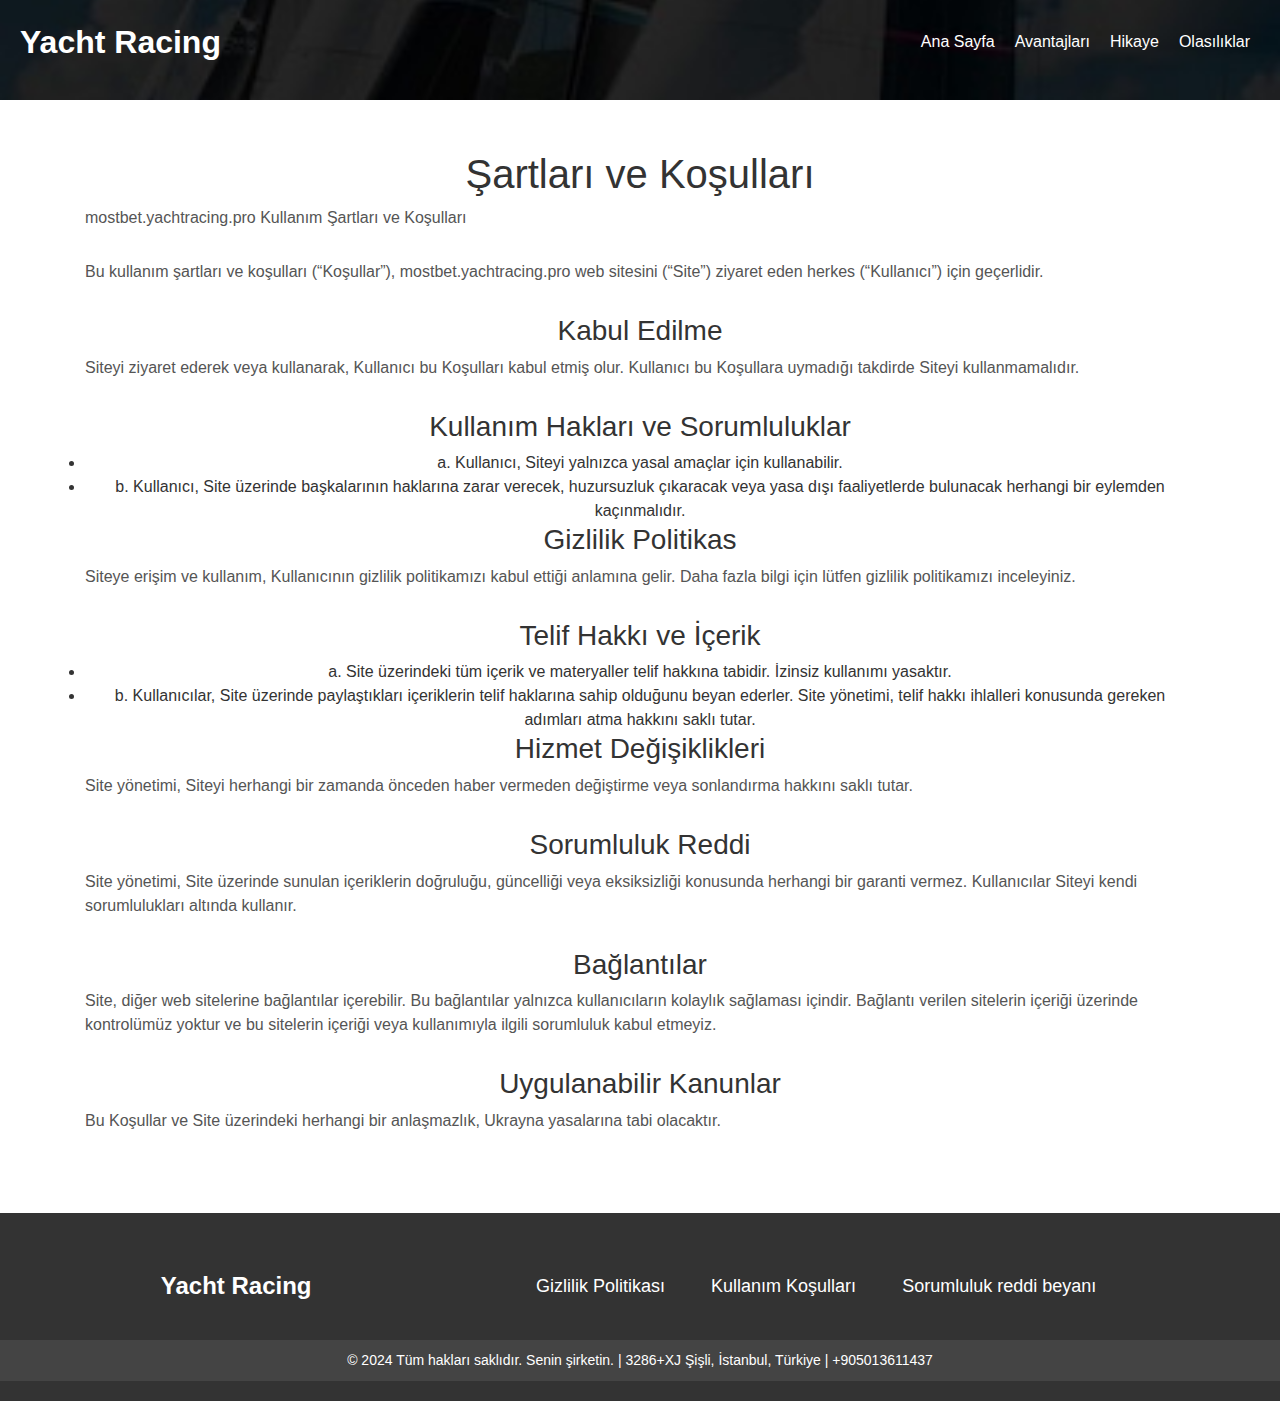
<file: terms.html>
<!DOCTYPE html>
<html lang="tr">
<head>
    <meta charset="UTF-8">
    <meta name="viewport" content="width=device-width, initial-scale=1.0">
    <meta name="description"
          content="Mostbet ile keşfedin! Yacht Racing oyunu, gerçekçi grafikler ve heyecan verici yarışlar sunar. Turnuvalara katılın, geminizi özelleştirin ve denizlerdeki hakimiyetinizi ilan edin. Mostbet sponsorluğunda büyük ödüller sizi bekliyor! Maceraya atılmak için hemen indirin.">
    <title>Mostbet İle "Yacht Racing" Oyunu: Denizlerin Efsanesi Ol! </title>
    <link rel="apple-touch-icon" sizes="180x180" href="favicon/apple-touch-icon.png">
    <link rel="icon" type="image/png" sizes="32x32" href="favicon/favicon-32x32.png">
    <link rel="icon" type="image/png" sizes="16x16" href="favicon/favicon-16x16.png">
    <link rel="manifest" href="favicon/site.webmanifest">
    <meta name="msapplication-TileColor" content="#da532c">
    <meta name="theme-color" content="#ffffff">
    <link rel="stylesheet" href="css/bootstrap.min.css">
    <link rel="stylesheet" href="css/style.css">
</head>
<body>

<header class="landww-header h100">
    <nav class="landww-nav navbar navbar-expand-lg justify-content-between">
        <a href="index.html" class="landww-logo">
            <h1>Yacht Racing</h1>
        </a>
        <button class="navbar-toggler" type="button" data-toggle="collapse" data-target="#navbarSupportedContent"
                aria-controls="navbarSupportedContent" aria-expanded="false" aria-label="Toggle navigation">
            <span class="toggler-icon"></span>
            <span class="toggler-icon"></span>
            <span class="toggler-icon"></span>
        </button>

        <div class="collapse navbar-collapse sub-menu-bar" id="navbarSupportedContent">
            <ul id="nav" class="navbar-nav align-items-center nav-list menuSnowboardXY">
                <li><a href="index.html">Ana Sayfa</a></li>
                <li><a href="index.html#1">Avantajları</a></li>
                <li><a href="index.html#2">Hikaye</a></li>
                <li><a href="index.html#3">Olasılıklar</a></li>
            </ul>
        </div>
    </nav>
    <div class="landww-hero">

    </div>
</header>

<section class="landww-news policy">
    <div class="container">
        <h1>Şartları ve Koşulları</h1>
        <p>mostbet.yachtracing.pro Kullanım Şartları ve Koşulları</p>
        <p>Bu kullanım şartları ve koşulları (“Koşullar”), mostbet.yachtracing.pro web sitesini (“Site”) ziyaret eden herkes (“Kullanıcı”) için geçerlidir.</p>
        <h3>Kabul Edilme</h3>
        <p>Siteyi ziyaret ederek veya kullanarak, Kullanıcı bu Koşulları kabul etmiş olur. Kullanıcı bu Koşullara uymadığı takdirde Siteyi kullanmamalıdır.</p>
        <h3>Kullanım Hakları ve Sorumluluklar</h3>
        <li>a. Kullanıcı, Siteyi yalnızca yasal amaçlar için kullanabilir.</li>
        <li>b. Kullanıcı, Site üzerinde başkalarının haklarına zarar verecek, huzursuzluk çıkaracak veya yasa dışı faaliyetlerde bulunacak herhangi bir eylemden kaçınmalıdır.</li>
        <h3>Gizlilik Politikas</h3>
        <p>Siteye erişim ve kullanım, Kullanıcının gizlilik politikamızı kabul ettiği anlamına gelir. Daha fazla bilgi için lütfen gizlilik politikamızı inceleyiniz.</p>
        <h3>Telif Hakkı ve İçerik</h3>
        <li>a. Site üzerindeki tüm içerik ve materyaller telif hakkına tabidir. İzinsiz kullanımı yasaktır.</li>
        <li>b. Kullanıcılar, Site üzerinde paylaştıkları içeriklerin telif haklarına sahip olduğunu beyan ederler. Site yönetimi, telif hakkı ihlalleri konusunda gereken adımları atma hakkını saklı tutar.</li>
        <h3>Hizmet Değişiklikleri</h3>
        <p>Site yönetimi, Siteyi herhangi bir zamanda önceden haber vermeden değiştirme veya sonlandırma hakkını saklı tutar.</p>
        <h3>Sorumluluk Reddi</h3>
        <p>Site yönetimi, Site üzerinde sunulan içeriklerin doğruluğu, güncelliği veya eksiksizliği konusunda herhangi bir garanti vermez. Kullanıcılar Siteyi kendi sorumlulukları altında kullanır.</p>
        <h3>Bağlantılar</h3>
        <p>Site, diğer web sitelerine bağlantılar içerebilir. Bu bağlantılar yalnızca kullanıcıların kolaylık sağlaması içindir. Bağlantı verilen sitelerin içeriği üzerinde kontrolümüz yoktur ve bu sitelerin içeriği veya kullanımıyla ilgili sorumluluk kabul etmeyiz.</p>
        <h3>Uygulanabilir Kanunlar</h3>
        <p>Bu Koşullar ve Site üzerindeki herhangi bir anlaşmazlık, Ukrayna yasalarına tabi olacaktır.</p>
    </div>
</section>

<footer class="landww-footer">
    <div class="landww-footer-content">
        <div class="landww-footer-logo">
            Yacht Racing
        </div>
        <ul class="landww-footer-nav">
            <li><a href="policy.html" class="text-white m-2">Gizlilik Politikası</a></li>
            <li><a href="terms.html" class="text-white m-2">Kullanım Koşulları</a></li>
            <li><a href="disclaimer.html" class="text-white m-2">Sorumluluk reddi beyanı</a></li>
        </ul>
        
    </div>
    <div class="landww-footer-bottom">
        <p>© 2024 Tüm hakları saklıdır. Senin şirketin. | 3286+XJ Şişli, İstanbul, Türkiye | +905013611437</p>
    </div>
</footer>
</body>
<script src="js/jquery-1.12.4.min.js"></script>
<script src="js/bootstrap.min.js"></script>
<script src="js/main.js"></script>
<script type="application/ld+json">
    {
        "@context": "https://schema.org",
        "@type": "Organization",
        "name": "Mostbet İle Yacht Racing Oyunu: Denizlerin Efsanesi Ol!",
        "url": "",
        "logo": "/favicon/favicon.ico"
    }
</script>
<script type="application/ld+json">
    {
        "@context": "https://schema.org",
        "@type": "WPHeader",
        "headline": "Bicycle Racing pin-up",
        "description": "Mostbet ile keşfedin! Yacht Racing oyunu, gerçekçi grafikler ve heyecan verici yarışlar sunar. Turnuvalara katılın, geminizi özelleştirin ve denizlerdeki hakimiyetinizi ilan edin. Mostbet sponsorluğunda büyük ödüller sizi bekliyor! Maceraya atılmak için hemen indirin.",
        "publisher": {
            "@type": "Organization",
            "name": "Mostbet İle Yacht Racing Oyunu: Denizlerin Efsanesi Ol!",
            "logo": {
                "@type": "ImageObject",
                "url": "/favicon/favicon.ico"
            }
        }
    }
</script>
<script type="application/ld+json">
    {
        "@context": "https://schema.org",
        "@type": "WebPage",
        "name": "Mostbet İle Yacht Racing Oyunu: Denizlerin Efsanesi Ol!",
        "description": "Mostbet ile keşfedin! Yacht Racing oyunu, gerçekçi grafikler ve heyecan verici yarışlar sunar. Turnuvalara katılın, geminizi özelleştirin ve denizlerdeki hakimiyetinizi ilan edin. Mostbet sponsorluğunda büyük ödüller sizi bekliyor! Maceraya atılmak için hemen indirin.",
        "publisher": {
            "@type": "Organization",
            "name": "Mostbet İle Yacht Racing Oyunu: Denizlerin Efsanesi Ol!"
        },
        "license": "A license document that applies to this content, typically indicated by URL"
    }
</script>
<script type="application/ld+json">
    {
        "@context": "https://schema.org",
        "@type": "SiteNavigationElement",
        "name": "Main Navigation",
        "url": "",
        "hasPart": [
            {
                "@type": "WebPage",
                "name": "Home",
                "url": ""
            },
            {
                "@type": "WebPage",
                "name": "Policy",
                "url": "/policy.html"
            },
            {
                "@type": "WebPage",
                "name": "Terms of Conditions",
                "url": "/terms.html"
            },
            {
                "@type": "WebPage",
                "name": "Disclaimer",
                "url": "/disclaimer.html"
            },
            {
                "@type": "WebPage",
                "name": "404",
                "url": "/404.html"
            },
            {
                "@type": "WebPage",
                "name": "review",
                "url": "/review.html"
            }
        ]
    }
</script>
</html>
</file>
<file: css/style.css>
body {
  margin: 0;
  font-family: 'Arial', sans-serif;
  color: #333;
}

.programs {
  text-align: center;
  padding: 50px 20px;
  background: #f8f8f8;
}

.programs h2 {
  font-size: 30px;
  margin-bottom: 20px;
}

.programs p {
  font-size: 16px;
  margin-bottom: 30px;
  color: #555;
}

.carousel {
  display: flex;
  align-items: center;
  justify-content: center;
  position: relative;
}

.carousel-button {
  background: none;
  border: none;
  font-size: 30px;
  cursor: pointer;
  position: absolute;
  top: 50%;
  transform: translateY(-50%);
}

.carousel-button.left {
  left: 0;
}

.carousel-button.right {
  right: 0;
}

.carousel-track-container {
  overflow: hidden;
  width: 90%;
}

.carousel-track {
  display: flex;
  transition: transform 0.5s ease-in-out;
  list-style: none;
  padding: 0;
  margin: 0;
}

.carousel-slide {
  text-align: left;
  background: #fff;
  margin: 0 10px;
  padding: 20px;
  box-shadow: 0 4px 8px rgba(0, 0, 0, 0.1);
  border-radius: 8px;
  flex: 0 0 22%;
}

.carousel-slide img {
  width: 100%;
  border-radius: 5px;
}

.carousel-slide h3 {
  font-size: 20px;
  margin: 15px 0 10px;
  height: 48px;
}

.carousel-slide p {
  font-size: 16px;
  color: #777;
  height: 240px;
}

.carousel-slide a {
  background: orange;
  border: none;
  padding: 10px 20px;
  color: #fff;
  font-size: 16px;
  cursor: pointer;
  border-radius: 5px;
}

@media (max-width: 768px) {
  .carousel-slide {
    flex: 0 0 45%;
    margin-bottom: 20px;
  }
  .carousel-slide p {
    height: auto;
  }
  .carousel-slide h3 {
    height: auto;
  }
  .carousel-track {
    flex-direction: column;
  }
}

@media (max-width: 480px) {
  .carousel-slide {
    flex: 0 0 90%;
  }
}
.h100 {
  height: 100px!important;
}
.landww-header {
  position: relative;
  background: url('../img/1.jpg') no-repeat center center/cover;
  color: #fff;
  text-align: center;
  height: 100vh;
  display: flex;
  flex-direction: column;
  justify-content: space-between;
}

.landww-nav {
  display: flex;
  justify-content: space-between;
  align-items: center;
  padding: 20px;
}

.landww-logo {
  font-size: 30px;
  font-weight: bold;
}

.landww-nav-list {
  display: flex;
  list-style: none;
}

.landww-nav-list li {
  margin-left: 20px;
}

.landww-nav-list a {
  color: #fff;
  text-decoration: none;
  font-size: 18px;
}
nav ul li a {
  color: #fff;
}
.landww-hero {
  flex-grow: 1;
  display: flex;
  flex-direction: column;
  justify-content: center;
  align-items: center;
  padding: 0 20px;
}

.landww-hero h1 {
  font-size: 50px;
  margin: 0 0 20px;
}

.landww-hero p {
  font-size: 20px;
  margin: 0 0 30px;
}

.landww-hero-buttons {
  display: flex;
}

.landww-btn-orange {
  background: orange;
  border: none;
  padding: 10px 20px;
  color: #fff;
  font-size: 18px;
  margin-right: 10px;
  cursor: pointer;
  border-radius: 5px;
}

.landww-btn-outline {
  background: none;
  border: 2px solid #fff;
  padding: 10px 20px;
  color: #fff;
  font-size: 18px;
  cursor: pointer;
  border-radius: 5px;
}

@media (max-width: 768px) {
  .landww-nav-list {
    flex-direction: column;
    align-items: center;
  }

  .landww-nav-list li {
    margin-left: 0;
    margin-bottom: 10px;
  }

  .landww-hero h1 {
    font-size: 30px;
  }

  .landww-hero p {
    font-size: 16px;
  }

  .landww-btn-orange, .landww-btn-outline {
    font-size: 16px;
    padding: 8px 16px;
  }
}

.landww-news {
  text-align: center;
  padding: 50px 20px;
}

.landww-news h2 {
  font-size: 30px;
  margin-bottom: 20px;
}

.landww-news p {
  font-size: 16px;
  margin-bottom: 30px;
  color: #555;
}

.landww-news-container {
  display: flex;
  flex-wrap: wrap;
  justify-content: center;
  gap: 20px;
}

.landww-news-item {
  background: #fff;
  width: 30%;
  box-shadow: 0 4px 8px rgba(0, 0, 0, 0.1);
  border-radius: 8px;
  overflow: hidden;
  text-align: left;
}

.landww-news-item img {
  width: 100%;
  height: auto;
}

.landww-news-content {
  padding: 20px;
}

.landww-news-content date {
  font-size: 14px;
  color: #FF6347; /* tomato color */
  display: block;
  margin-bottom: 5px;
}

.landww-news-content h3 {
  font-size: 20px;
  margin: 15px 0 10px;
}

.landww-news-content p {
  font-size: 16px;
  color: #777;
}

.landww-news-content a {
  background: none;
  border: 2px solid orange;
  padding: 10px 20px;
  color: orange;
  font-size: 16px;
  cursor: pointer;
  border-radius: 5px;
  margin-top: 10px;
}

@media (max-width: 768px) {
  .landww-news-item {
    width: 45%;
  }

  .landww-news h2 {
    font-size: 24px;
  }
}

@media (max-width: 480px) {
  .landww-news-item {
    width: 90%;
  }

  .landww-news h2 {
    font-size: 20px;
  }
}

.landww-donation {
  background-color: #F0854A;
  text-align: center;
  padding: 60px 20px;
}

.landww-donation h2 {
  font-size: 36px;
  color: white;
  margin-bottom: 20px;
}

.landww-donation p {
  font-size: 18px;
  color: white;
  margin-bottom: 30px;
}

.landww-donation-form {
  display: flex;
  justify-content: center;
  align-items: center;
}

.landww-donation-input {
  padding: 10px 20px;
  font-size: 16px;
  border: none;
  border-radius: 50px;
  margin-right: 10px;
}

.landww-donation-button {
  padding: 10px 20px;
  font-size: 16px;
  color: white;
  background-color: #333;
  border: none;
  border-radius: 50px;
  cursor: pointer;
}

@media (max-width: 768px) {
  .landww-donation h2 {
    font-size: 24px;
  }

  .landww-donation p {
    font-size: 16px;
  }
}

@media (max-width: 480px) {
  .landww-donation-form {
    flex-direction: column;
  }

  .landww-donation-input {
    margin-right: 0;
    margin-bottom: 10px;
  }
}

.landww-footer {
  background-color: #333;
  color: #fff;
  padding: 20px 0;
  text-align: center;
}

.landww-footer-content {
  display: flex;
  flex-wrap: wrap;
  justify-content: space-around;
  align-items: center;
  padding: 20px;
  max-width: 1200px;
  margin: 0 auto;
}

.landww-footer-logo {
  font-size: 24px;
  font-weight: bold;
}

.landww-footer-nav {
  list-style: none;
  padding: 0;
  margin: 20px 0;
  display: flex;
  flex-wrap: wrap;
  justify-content: center;
}

.landww-footer-nav li {
  margin: 0 15px;
}

.landww-footer-nav a {
  color: #fff;
  text-decoration: none;
  font-size: 18px;
}

.landww-footer-social {
  margin: 20px 0;
}

.landww-footer-social a {
  margin: 0 10px;
}

.landww-footer-social img {
  width: 24px;
  height: 24px;
}

.landww-footer-bottom {
  background-color: #444;
  padding: 10px;
}

.landww-footer-bottom p {
  margin: 0;
  font-size: 14px;
}

@media (max-width: 768px) {
  .landww-footer-content {
    flex-direction: column;
    text-align: center;
  }

  .landww-footer-nav {
    margin: 20px 0;
  }

  .landww-footer-nav li {
    margin: 10px 0;
  }
}



/*===== NAVBAR =====*/

.header_navbar {
  position: absolute;
  top: 0;
  left: 0;
  width: 100%;
  z-index: 99;
  -webkit-transition: all 0.3s ease-out 0s;
  -moz-transition: all 0.3s ease-out 0s;
  -ms-transition: all 0.3s ease-out 0s;
  -o-transition: all 0.3s ease-out 0s;
  transition: all 0.3s ease-out 0s;
}

.header a {
  color: #fff;
}

.logo {
  font-size: 24px;
  text-transform: uppercase;
  font-width: bold;
}

.header a:hover, .hero a:hover {
  text-decoration: none;
}

.head-container {
  margin: 0 30px;
}

.sticky {
  position: fixed;
  z-index: 999;
  background-color: #fff;
  -webkit-box-shadow: 0px 20px 50px 0px rgba(0, 0, 0, 0.05);
  -moz-box-shadow: 0px 20px 50px 0px rgba(0, 0, 0, 0.05);
  box-shadow: 0px 20px 50px 0px rgba(0, 0, 0, 0.05);
  -webkit-transition: all 0.3s ease-out 0s;
  -moz-transition: all 0.3s ease-out 0s;
  -ms-transition: all 0.3s ease-out 0s;
  -o-transition: all 0.3s ease-out 0s;
  transition: all 0.3s ease-out 0s;
}

.sticky .navbar {
  padding: 10px 0;
}

.navbar {
  align-items: center;
  width: 100%;
  -webkit-transition: all 0.3s ease-out 0s;
  -moz-transition: all 0.3s ease-out 0s;
  -ms-transition: all 0.3s ease-out 0s;
  -o-transition: all 0.3s ease-out 0s;
  transition: all 0.3s ease-out 0s;
}

.navbar h1 {
  white-space: nowrap;
  color: #fff;
  font-weight: bold;
  font-size: 32px;
  margin-bottom: 0;
  text-decoration: none;
}

.navbar ul li {
  margin: 10px;
}

.navbar a:hover {
  text-decoration: none;
}

.tariffs {
  padding: 200px 0;
}

.navbar-brand {
  padding: 0;
  margin-right: 0;
}

.navbar .navbar-nav a:hover {
  color: #ff6347;
}

.navbar-brand img {
  width: 60px;
}

.policy p {
  text-align: left;
}

.navbar-toggler {
  padding: 0;
}

.navbar-collapse {
  flex-grow: 0 !important;
}

.navbar-toggler .toggler-icon {
  width: 30px;
  height: 2px;
  background-color: #fff;
  display: block;
  margin: 5px 0;
  position: relative;
  -webkit-transition: all 0.3s ease-out 0s;
  -moz-transition: all 0.3s ease-out 0s;
  -ms-transition: all 0.3s ease-out 0s;
  -o-transition: all 0.3s ease-out 0s;
  transition: all 0.3s ease-out 0s;
}

.navbar-toggler.active .toggler-icon:nth-of-type(1) {
  -webkit-transform: rotate(45deg);
  -moz-transform: rotate(45deg);
  -ms-transform: rotate(45deg);
  -o-transform: rotate(45deg);
  transform: rotate(45deg);
  top: 7px;
}

.navbar-toggler.active .toggler-icon:nth-of-type(2) {
  opacity: 0;
}

.navbar-toggler.active .toggler-icon:nth-of-type(3) {
  -webkit-transform: rotate(135deg);
  -moz-transform: rotate(135deg);
  -ms-transform: rotate(135deg);
  -o-transform: rotate(135deg);
  transform: rotate(135deg);
  top: -7px;
}

@media only screen and (min-width: 768px) and (max-width: 991px) {
  .navbar-collapse {
    position: absolute;
    top: 100%;
    left: 0;
    width: 100%;
    background-color: #fff;
    z-index: 9;
    -webkit-box-shadow: 0px 15px 20px 0px rgba(34, 34, 34, 0.1);
    -moz-box-shadow: 0px 15px 20px 0px rgba(34, 34, 34, 0.1);
    box-shadow: 0px 15px 20px 0px rgba(34, 34, 34, 0.1);
    margin-top: 20px;
    padding: 5px 12px;
  }
}

@media (max-width: 767px) {
  .logo, .brand-logo {
    width: 80%;
    font-size: 20px;
  }

  .info-image {
    object-fit: contain;
    flex-basis: 0;
  }

  .navbar-collapse {
    position: absolute;
    top: 100%;
    left: 0;
    width: 100%;
    background-color: #fff;
    z-index: 9;
    -webkit-box-shadow: 0px 15px 20px 0px rgba(34, 34, 34, 0.1);
    -moz-box-shadow: 0px 15px 20px 0px rgba(34, 34, 34, 0.1);
    box-shadow: 0px 15px 20px 0px rgba(34, 34, 34, 0.1);
    padding: 5px 12px;
  }

  .hizmet-kutu img, .yorum-item {
    width: 100%;
  }

  .yorumlar-konteyner {
    flex-direction: column;
  }

  .about-text, .delivery-text {
    width: 100%;
  }

  .about-image, .delivery-image {
    width: 100%;
    margin-right: 0px;
  }

  .h-135 {
    height: auto;
  }

  .policy {
    padding: 0px;
    padding-top: 30px;
  }

  .policy h1 {
    font-size: 1.3em;
  }

  .policy h2 {
    font-size: 1.1em;
  }

  .menu ul li {
    margin: 10px 15px;
  }

  .short-logo {
    justify-content: center;
  }

  .menu ul li a {
    color: #fff
  }

  .flex-column-mob {
    flex-direction: column;
  }

  .category-row {
    flex-direction: column;
  }

  .about-team, .beauty-glory {
    flex-direction: column;
  }

  .about-team img, .beauty-glory img {
    max-width: 100%;
  }

  .navbar-toggler {
    padding: 10px;
  }

  .navbar h1 {
    padding: 10px;
  }

  .navbar-brand img {
    width: 60px;
  }

  .navbar ul li, .navbar ul li a, .navbar .navbar-nav a {
    color: #111;
  }

  .img-about {
    width: 100% !important;
  }

  .intro-title {
    left: 0;
    top: 0;
  }

  .intro-description {
    left: 0;
    top: 20%;
  }

  .intro-banner {
    display: flex;
    justify-content: center;
    text-align: center;
  }

  .action-button {
    left: unset;
    top: 75%;
  }

  .video-section iframe {
    height: 310px;
  }

  .advantage-row, .category-row {
    flex-direction: column;
  }

  .services-grid {
    display: flex;
    flex-direction: column;
  }

  .cta-btn {
    font-size: 14px;
  }

  .advantage-item, .category-card {
    width: 100%;
    margin: 10px 0;
  }

  .banner h1 {
    font-size: 16px;
  }

  .banner p {
    font-size: 12px;
  }

  .header-info p, .header-info a {
    font-size: 10px;
  }

  .tariffs {
    padding: 60px 0;
  }

  .tariffs .category-card {
    width: 100%;
  }

}

.navbar-nav .nav-item {
  margin-left: 45px;
  position: relative;
  white-space: nowrap;
}

nav ul li:hover a {
  color: #8B0000 !important;
  text-decoration: none;
}

.screen img {
  max-width: 250px;
}

@media only screen and (min-width: 992px) and (max-width: 1199px) {
  .navbar-nav .nav-item {
    margin-left: 30px;
  }
}

@media only screen and (min-width: 768px) and (max-width: 991px) {
  .navbar-nav .nav-item {
    margin: 0;
  }
}

@media (max-width: 767px) {
  .navbar-nav .nav-item {
    margin: 0;
  }

  .navbar h1 {
    font-size: 16px;
  }
  img {
    margin-top: 20px;
    margin-bottom: 20px;
  }
}

.navbar-nav .nav-item a {
  font-size: 16px;
  font-weight: 600;
  color: #38424D;
  -webkit-transition: all 0.3s ease-out 0s;
  -moz-transition: all 0.3s ease-out 0s;
  -ms-transition: all 0.3s ease-out 0s;
  -o-transition: all 0.3s ease-out 0s;
  transition: all 0.3s ease-out 0s;
  padding: 5px 0;
  position: relative;
}

.navbar-nav .nav-item a::before {
  position: absolute;
  content: '';
  width: 0;
  height: 2px;
  background-color: #38424D;
  border-radius: 50px;
  left: 110%;
  left: 0;
  bottom: 0;
  -webkit-transition: all 0.3s ease-out 0s;
  -moz-transition: all 0.3s ease-out 0s;
  -ms-transition: all 0.3s ease-out 0s;
  -o-transition: all 0.3s ease-out 0s;
  transition: all 0.3s ease-out 0s;
}

@media only screen and (min-width: 768px) and (max-width: 991px) {
  .navbar-nav .nav-item a::before {
    display: none;
  }
}

@media (max-width: 767px) {
  .navbar-nav .nav-item a::before {
    display: none;
  }
}

@media only screen and (min-width: 768px) and (max-width: 991px) {
  .navbar-nav .nav-item a {
    display: block;
    padding: 4px 0;
  }
}

@media (max-width: 767px) {
  .navbar-nav .nav-item a {
    display: block;
    padding: 4px 0;
  }
}

.navbar-nav .nav-item.active > a::before, .navbar-nav .nav-item:hover > a::before {
  width: 100%;
}

.navbar-nav .nav-item:hover .sub-menu {
  top: 100%;
  opacity: 1;
  visibility: visible;
}

@media only screen and (min-width: 768px) and (max-width: 991px) {
  .navbar-nav .nav-item:hover .sub-menu {
    top: 0;
  }
}

@media (max-width: 767px) {
  .navbar-nav .nav-item:hover .sub-menu {
    top: 0;
  }

  .screen img {
    max-width: 100%;
  }
}

.navbar-nav .nav-item .sub-menu {
  width: 200px;
  background-color: #fff;
  -webkit-box-shadow: 0px 0px 20px 0px rgba(0, 0, 0, 0.1);
  -moz-box-shadow: 0px 0px 20px 0px rgba(0, 0, 0, 0.1);
  box-shadow: 0px 0px 20px 0px rgba(0, 0, 0, 0.1);
  position: absolute;
  top: 110%;
  left: 0;
  opacity: 0;
  visibility: hidden;
  -webkit-transition: all 0.3s ease-out 0s;
  -moz-transition: all 0.3s ease-out 0s;
  -ms-transition: all 0.3s ease-out 0s;
  -o-transition: all 0.3s ease-out 0s;
  transition: all 0.3s ease-out 0s;
}

@media only screen and (min-width: 768px) and (max-width: 991px) {
  .navbar-nav .nav-item .sub-menu {
    position: relative;
    width: 100%;
    top: 0;
    display: none;
    opacity: 1;
    visibility: visible;
  }
}

@media (max-width: 767px) {
  .navbar-nav .nav-item .sub-menu {
    position: relative;
    width: 100%;
    top: 0;
    display: none;
    opacity: 1;
    visibility: visible;
  }

  .container1 {
    flex-direction: column;
  }
}

.navbar-nav .nav-item .sub-menu li {
  display: block;
}

.navbar-nav .nav-item .sub-menu li a {
  display: block;
  padding: 8px 20px;
  color: #4be46e;
}

.navbar-nav .nav-item .sub-menu li a.active, .navbar-nav .nav-item .sub-menu li a:hover {
  padding-left: 25px;
  color: #1E75D9;
}

.navbar-nav .sub-nav-toggler {
  display: none;
}

.form-contact {
  width: 60%;
}

.d-flex {
  display: -ms-flexbox !important;
  display: flex !important
}

.justify-content-center {
  -ms-flex-pack: center !important;
  justify-content: center !important
}

.justify-content-between {
  -ms-flex-pack: justify !important;
  justify-content: space-between !important
}

.align-items-center {
  -ms-flex-align: center !important;
  align-items: center !important
}

.text-white {
  color: #fff !important
}

.m-2 {
  margin: .5rem !important
}

@media only screen and (min-width: 768px) and (max-width: 991px) {
  .navbar-nav .sub-nav-toggler {
    display: block;
    position: absolute;
    right: 0;
    top: 0;
    background: none;
    color: #222;
    font-size: 18px;
    border: 0;
    width: 30px;
    height: 30px;
  }
}

@media (max-width: 767px) {
  .navbar-nav .sub-nav-toggler {
    display: block;
    position: absolute;
    right: 0;
    top: 0;
    background: none;
    color: #222;
    font-size: 18px;
    border: 0;
    width: 30px;
    height: 30px;
  }

  .flex-column-mob {
    flex-direction: column;
  }

  .form-contact {
    width: 80%;
  }
}

.contact_section2 {
  width: 100%;
  height: auto;
  background-size: 100%;
  display: flex;
  justify-content: center;
  margin-bottom: 90px;
}

.input_bg {
  width: 60%;
  margin: 0 auto;
  text-align: center;
  margin-top: 100px;
}

.fact_text {
  width: 100%;
  float: left;
  font-size: 20px;
  color: #ffffff;
  text-align: center;
  text-transform: uppercase;
}

.address_text {
  width: 100%;
  float: left;
  font-size: 18px;
  color: #000;
  padding: 5px 20px 5px 30px;
  border-radius: 30px;
  border: 0px;
  background-color: #dadada;
  height: 60px;
  margin-top: 40px;
}

.sub_bt {
  width: 100%;
  color: black;
  background-color: #fff;
  font-size: 18px;
  border-radius: 30px;
  border: 1px solid black;
  height: 60px;
  margin-top: 40px;
  cursor: pointer;

}

.sub_bt:hover {
  color: #fff;
  background-color: black;
  border-color: #fff;
}

.hero-image {
  width: 40%;
}

.h-80 {
  height: 80px;
  background-size: auto;
}

.courses-section h2 {
  text-align: center;
}

.plan h3.price-green {
  font-weight: bold;
  font-size: 32px;
  color: green;
}


#original {
  font-family: 'Open Sans', sans-serif !important;
  direction: ltr;
  font-size: 1em;
  margin: 0;
  background-color: #07498f;
  color: #fff;
}

.wrap__btn--PxHri--section {
  background-image: url('../img/bg-desc.png');
  background-size: cover;
  width: 914px;
  margin: 0 auto;
  min-height: 100vh;
  display: flex;
  flex-direction: column;
  align-items: center;
  justify-content: center;
}

.logo-img {
  margin-bottom: 20px;
  width: 200px;
  height: auto;
}

.button {
  align-items: center;
  background: #FFFFFF;
  border: 0 solid #E2E8F0;
  box-shadow: 0 4px 6px -1px rgba(0, 0, 0, 0.1), 0 2px 4px -1px rgba(0, 0, 0, 0.06);
  box-sizing: border-box;
  color: #1A202C;
  display: inline-flex;
  font-weight: 700;
  height: 56px;
  justify-content: center;
  line-height: 24px;
  overflow-wrap: break-word;
  padding: 24px;
  text-decoration: none;
  width: auto;
  border-radius: 8px;
  cursor: pointer;
  user-select: none;
  -webkit-user-select: none;
  touch-action: manipulation;
}

.button {
  padding: 29px 55px;
  font-size: 18px;
  text-decoration: none !important;
}

.main__img--l83Xf--section {
  text-align: center;
  background: rgba(255, 255, 255, 0.0);
  padding: 19px;
  border-radius: 0px;
  padding: 46px;
}

.main__img--l83Xf--section h1 {
  font-weight: 400;
  font-size: 37px;
  border-bottom: 1px dotted #ccc;
  padding-bottom: 22px;
  margin-top: 0px;
}

.button__header--0mbZF--element {
  display: flex;
  gap: 29px;
  align-items: center;
  justify-content: center;
  margin-top: 22px;
}

#main {
  display: block;
}

#original {
  display: none;
}

.button-yes {
  background: #04cfa6;
  box-shadow: 0 2px #082144;
  transition: 0.5s;
}

.button-no {
  background: #ff2401 !important;
  padding: 29px 55px;
  font-size: 18px;
  text-decoration: none;
  box-shadow: 0 3px #082144;
}

@media (max-width: 1200px) {
  .wrap__btn--PxHri--section {
    width: 100%;
  }
}

@media (max-width: 480px) {
  .button__header--0mbZF--element {
    flex-direction: column;
  }
}

@media (max-width: 768px) {
  #main {
    display: none;
  }

  #original {
    display: block;
  }

  .hero-image {
    width: 100%;
  }
}
</file>
